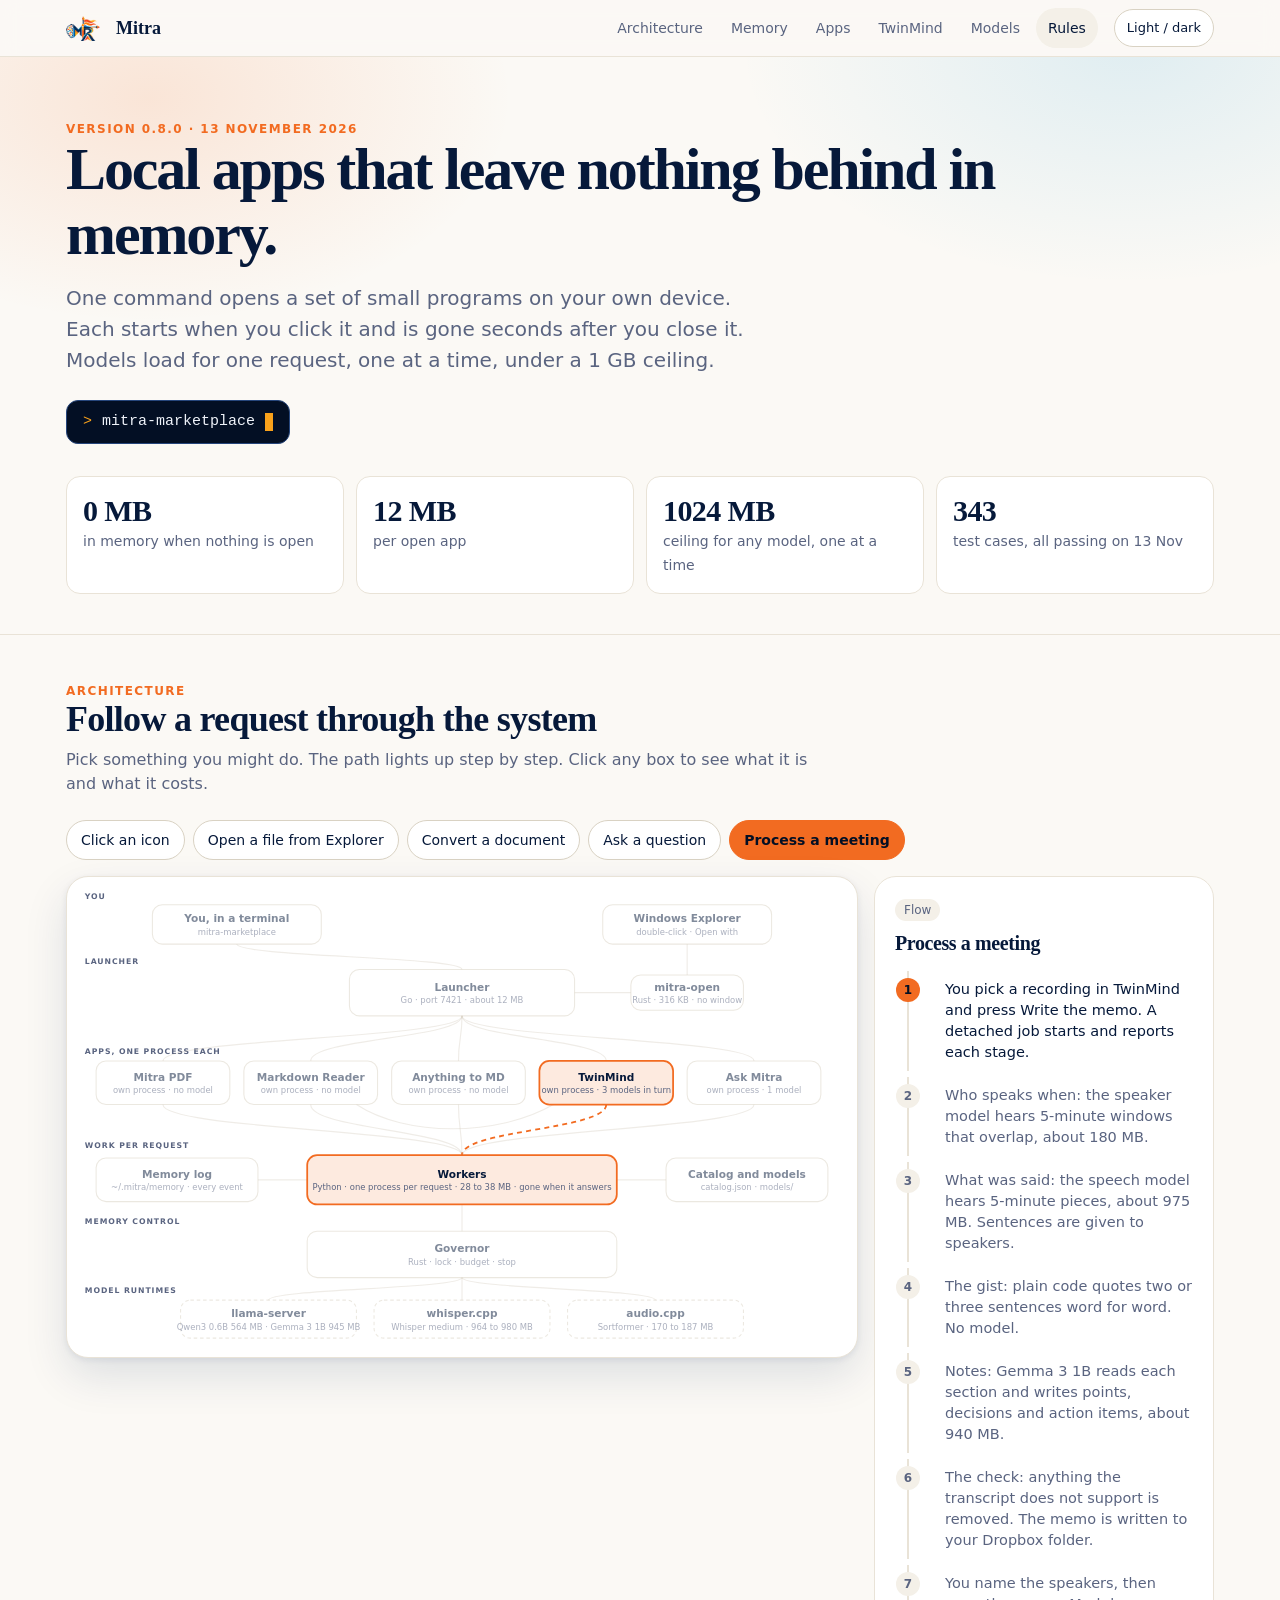
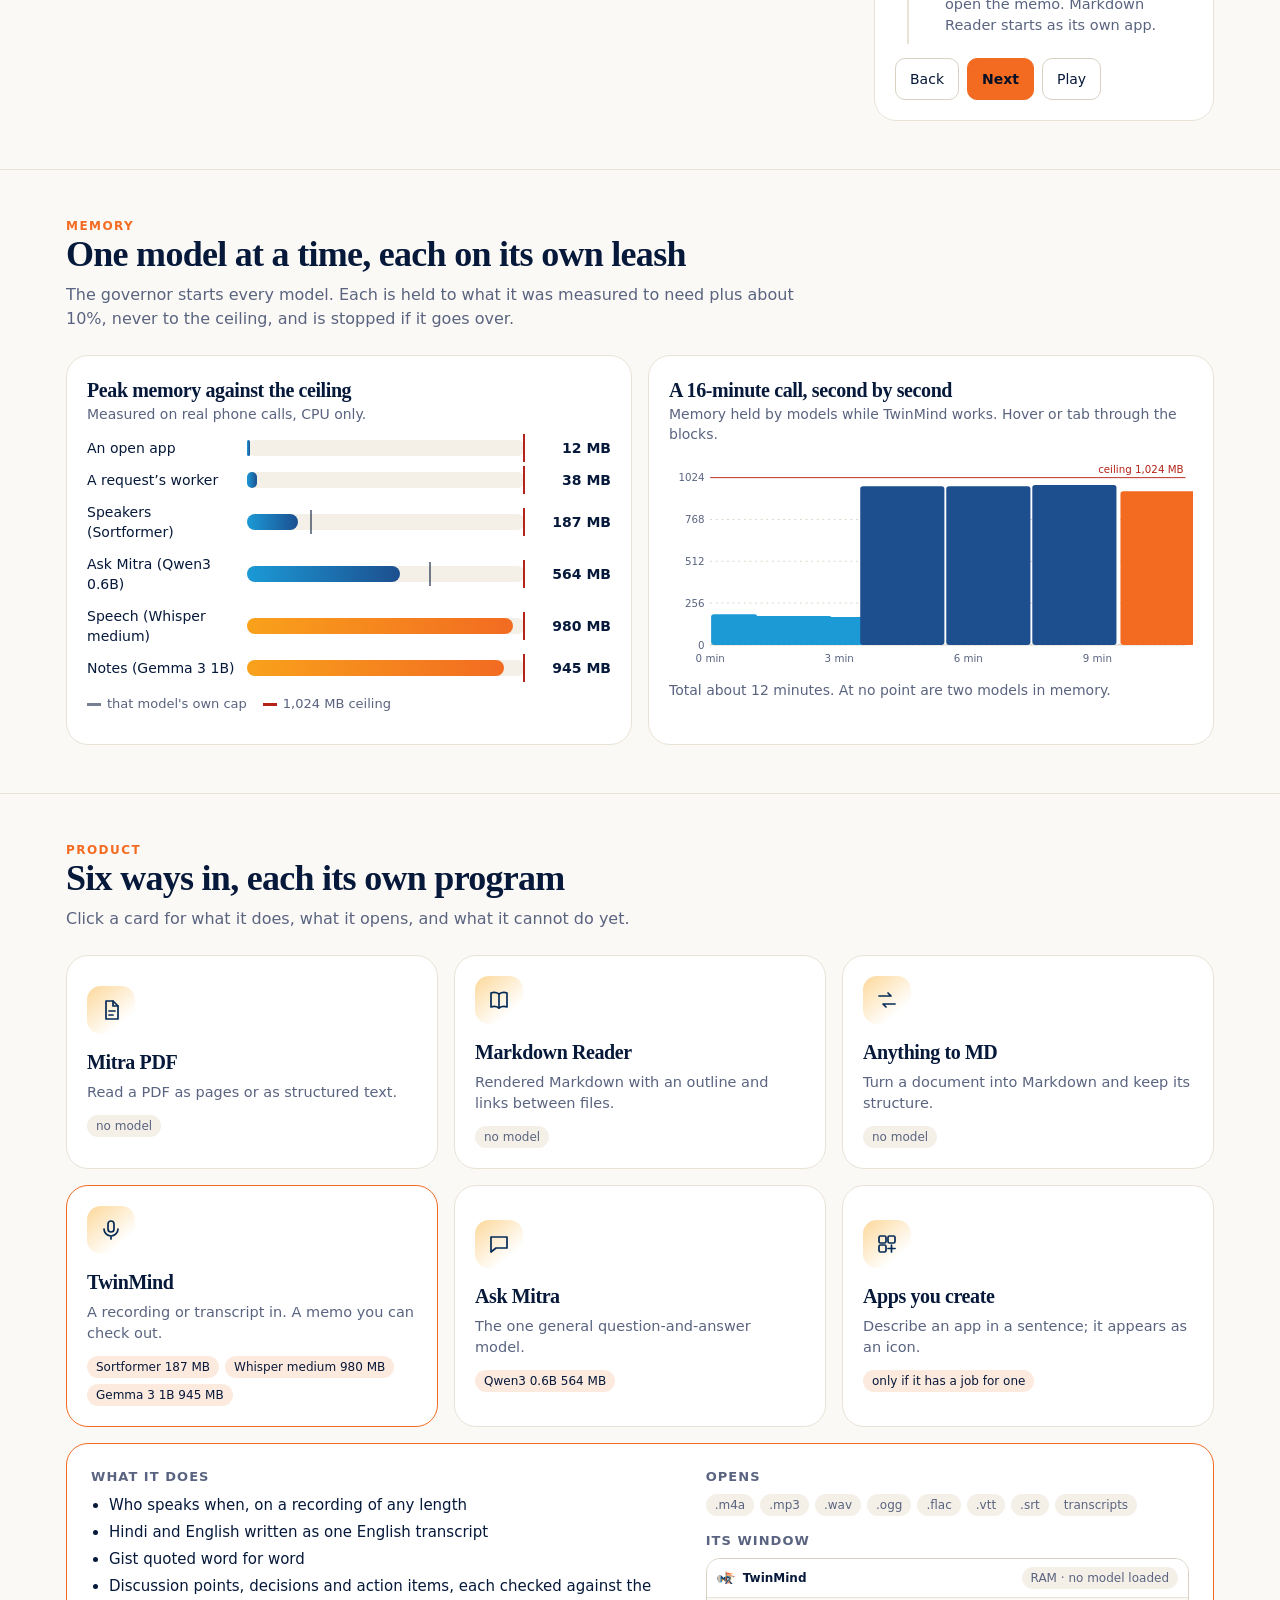
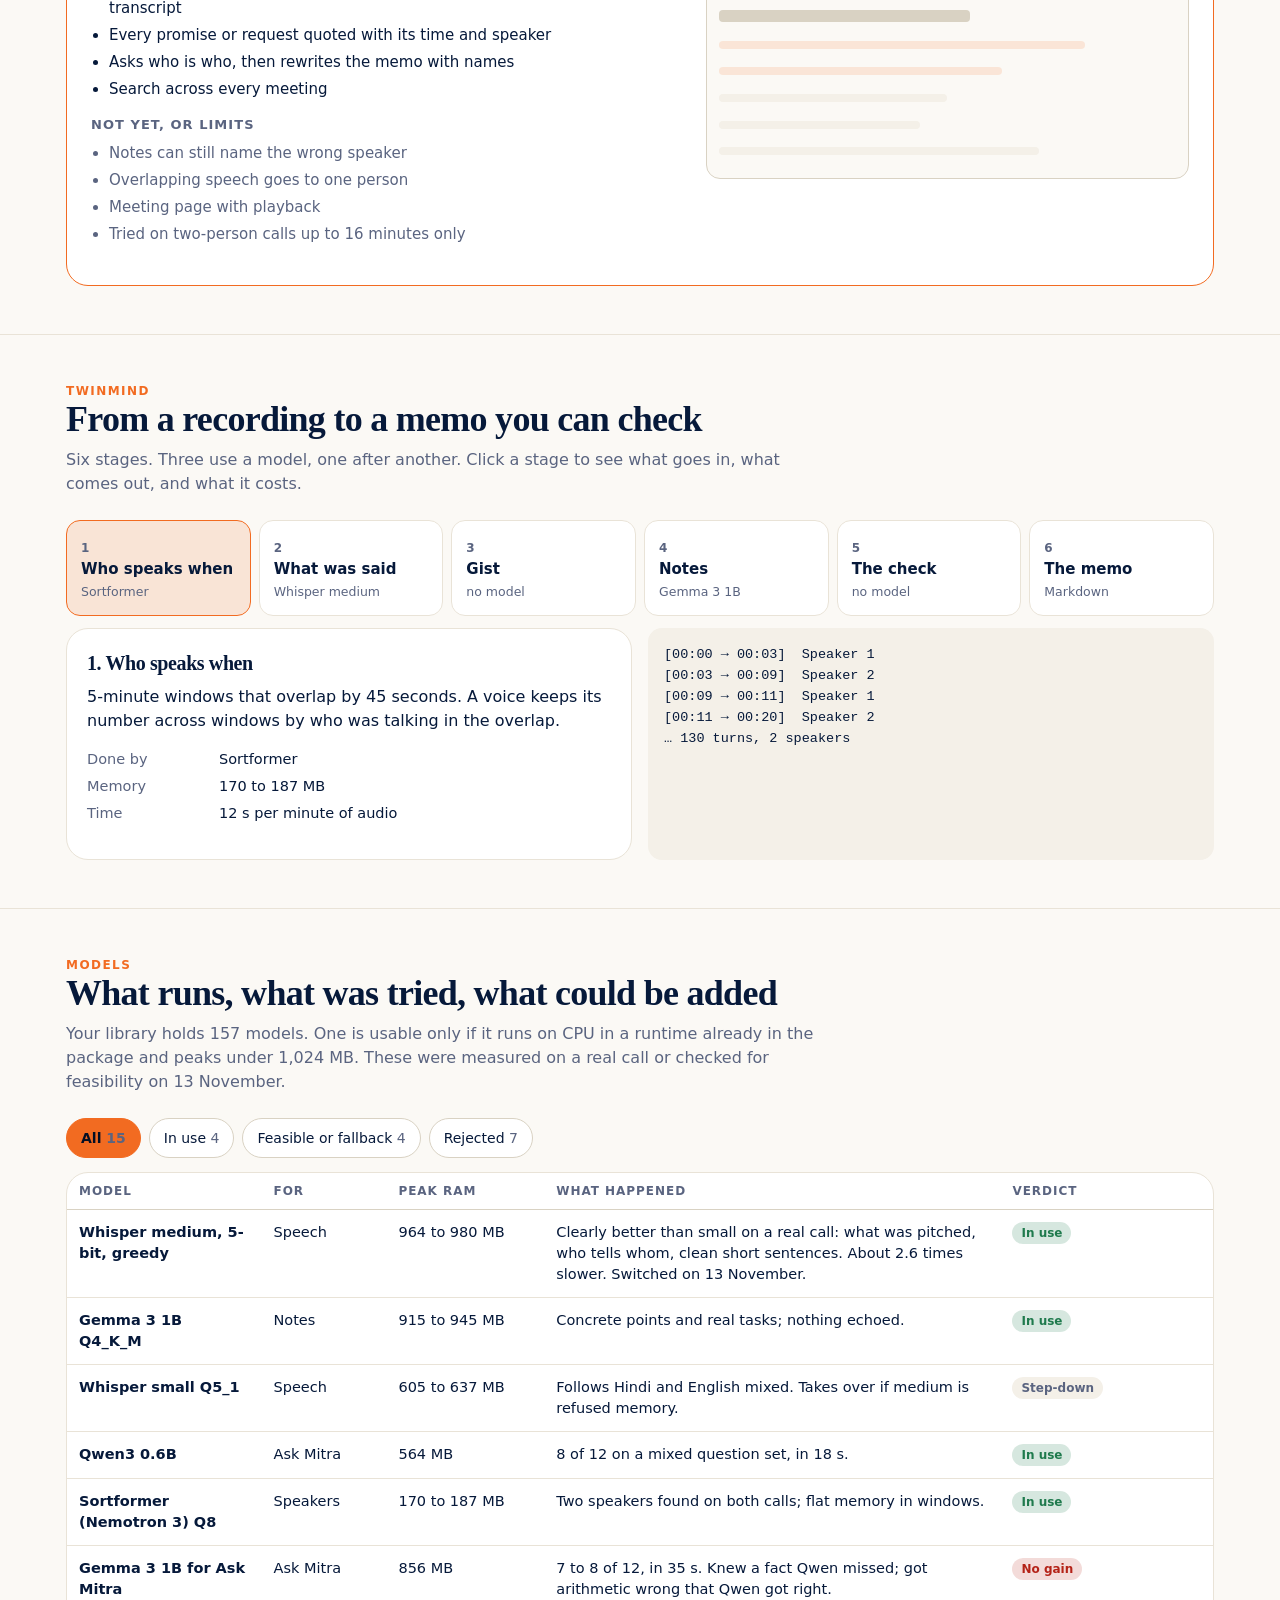
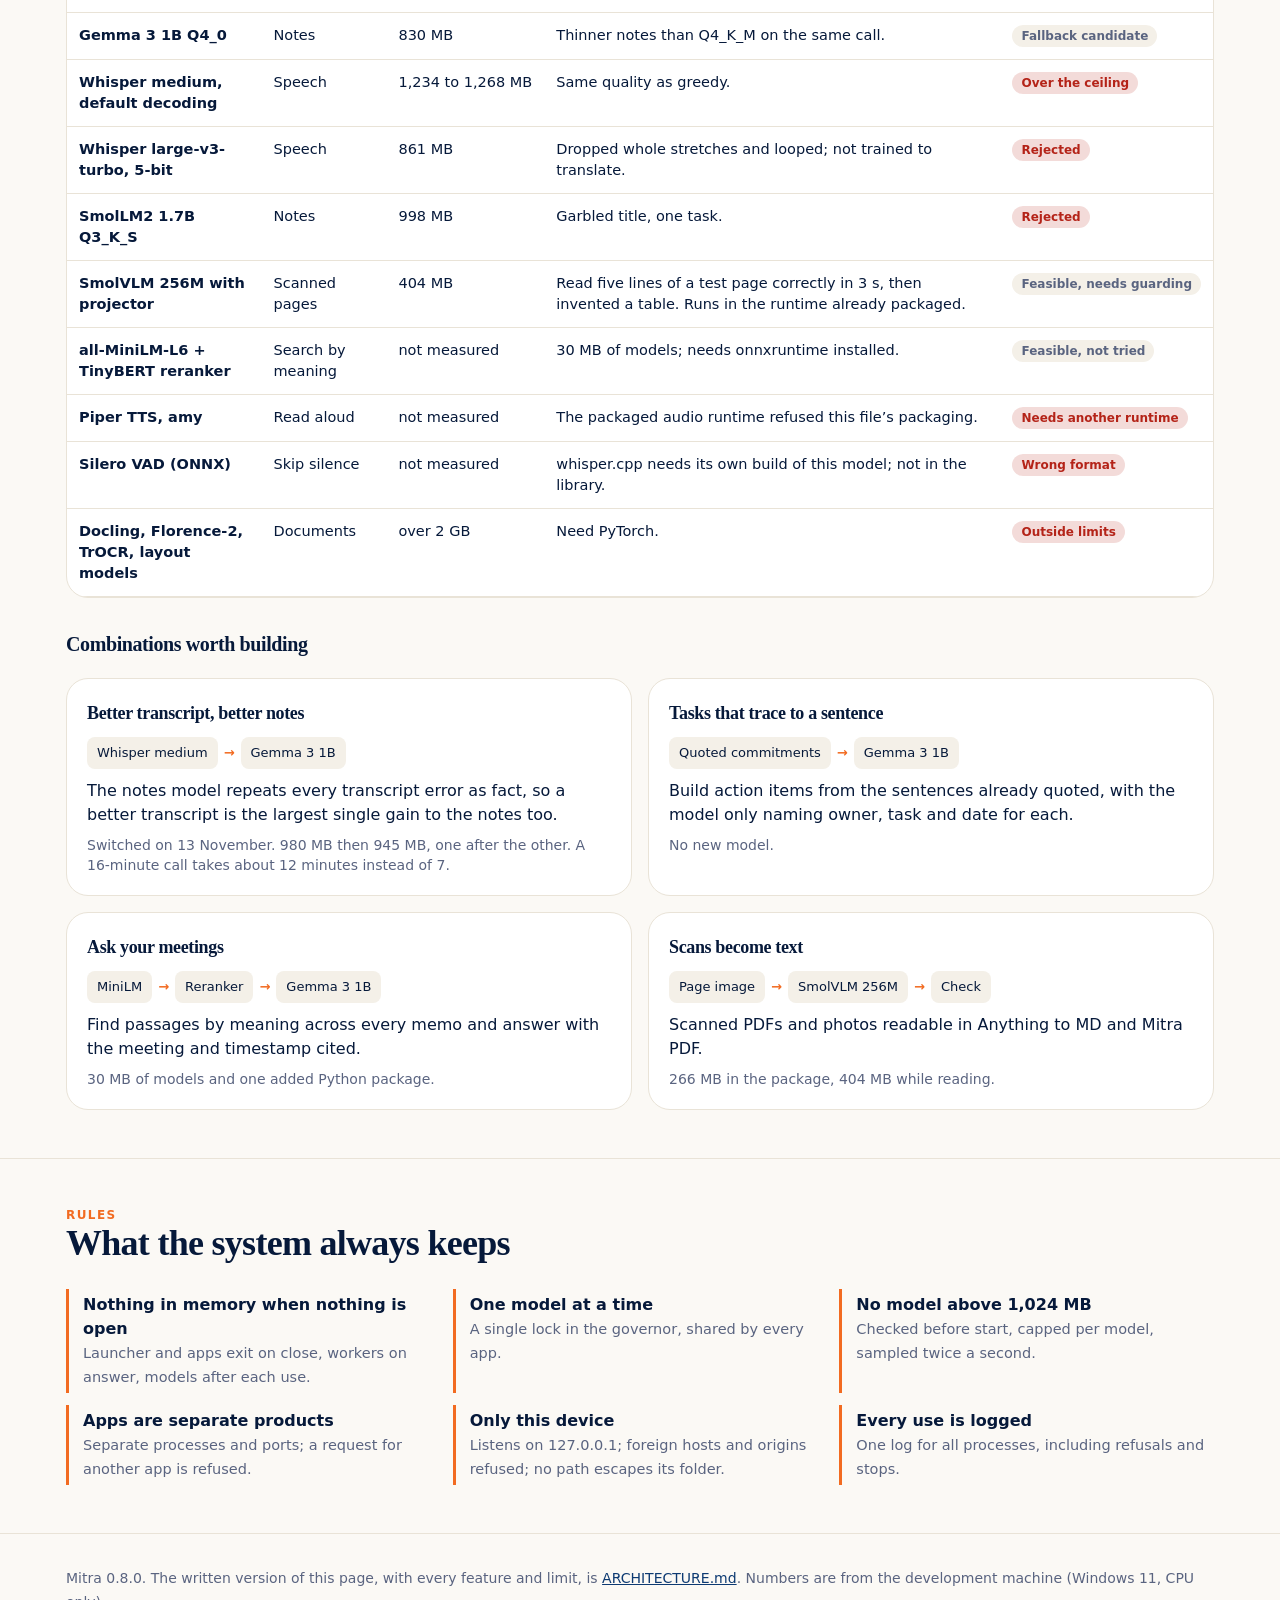
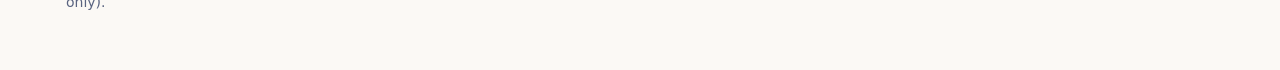
<file: docs/architecture.html>
<!doctype html>
<html lang="en">
<head>
<meta charset="utf-8">
<meta name="viewport" content="width=device-width, initial-scale=1">
<title>Mitra Architecture</title>
<style>
:root {
  --navy-950: #030f24; --navy-900: #06193a; --navy-800: #052b57; --navy-700: #0d3a72; --navy-600: #1d4f8f;
  --saffron-600: #d9520f; --saffron-500: #f26b21; --amber-400: #f9a11b; --amber-200: #fcd89a;
  --sky-500: #1b9ad6; --sky-200: #b9e2f5; --green: #1f7a4d; --red: #b42318;
  --bg: #fbf9f5; --panel: #ffffff; --sunken: #f4f0e8; --ink: #06193a; --muted: #5a6480; --line: #e9e3d7; --line-2: #d9d2c3;
  --node: #ffffff; --node-ink: #06193a; --edge: #c9c1b1; --live: var(--saffron-500); --live-soft: rgba(242,107,33,.14);
  --ok: #1f7a4d; --bad: #b42318; --warn: #96650a; --link: #0d3a72;
  --glow-a: rgba(242,107,33,.14); --glow-b: rgba(27,154,214,.12);
  --logo: url(../web/static/brand/mitra-color.png);
  --serif: "Iowan Old Style", "Palatino Linotype", Palatino, "Book Antiqua", Georgia, serif;
  --sans: "Segoe UI Variable Text", "Segoe UI", system-ui, -apple-system, Roboto, sans-serif;
  --mono: ui-monospace, "Cascadia Code", Menlo, Consolas, monospace;
  --ease: cubic-bezier(.2,.7,.2,1);
  --shadow: 0 2px 6px rgba(5,43,87,.08), 0 18px 44px rgba(5,43,87,.12);
}
@media (prefers-color-scheme: dark) { :root:not([data-theme="light"]) {
  --bg: #030f24; --panel: #0a1d40; --sunken: #0f2750; --ink: #eef2f9; --muted: #9fadc8; --line: #17305c; --line-2: #26467c;
  --node: #0c2248; --node-ink: #eef2f9; --edge: #2a4a80; --live-soft: rgba(242,107,33,.22);
  --ok: #5fd09a; --bad: #ff8a80; --warn: #f5c25b; --link: #8fd0f2;
  --glow-a: rgba(242,107,33,.2); --glow-b: rgba(27,154,214,.18);
  --logo: url(../web/static/brand/mitra-tint.png); --shadow: 0 14px 40px rgba(0,0,0,.5); color-scheme: dark;
} }
:root[data-theme="dark"] {
  --bg: #030f24; --panel: #0a1d40; --sunken: #0f2750; --ink: #eef2f9; --muted: #9fadc8; --line: #17305c; --line-2: #26467c;
  --node: #0c2248; --node-ink: #eef2f9; --edge: #2a4a80; --live-soft: rgba(242,107,33,.22);
  --ok: #5fd09a; --bad: #ff8a80; --warn: #f5c25b; --link: #8fd0f2;
  --glow-a: rgba(242,107,33,.2); --glow-b: rgba(27,154,214,.18);
  --logo: url(../web/static/brand/mitra-tint.png); --shadow: 0 14px 40px rgba(0,0,0,.5); color-scheme: dark;
}
* { box-sizing: border-box; }
html { scroll-behavior: smooth; }
body { margin: 0; background: var(--bg); color: var(--ink); font: 16px/24px var(--sans); -webkit-font-smoothing: antialiased; }
a { color: var(--link); }
h1, h2, h3 { font-family: var(--serif); font-weight: 600; margin: 0; letter-spacing: -.02em; }
h1 { font-size: clamp(34px, 6vw, 60px); line-height: 1.08; letter-spacing: -.035em; }
h2 { font-size: clamp(26px, 3.4vw, 36px); line-height: 1.15; }
h3 { font-size: 20px; line-height: 28px; }
p { margin: 0; }
.wrap { max-width: 1180px; margin: 0 auto; padding: 0 16px; }
.muted { color: var(--muted); } .small { font-size: 14px; line-height: 20px; }
.eyebrow { font: 600 12px/16px var(--sans); letter-spacing: .12em; text-transform: uppercase; color: var(--live); }
button { font: inherit; color: inherit; cursor: pointer; }
:focus-visible { outline: 3px solid var(--amber-400); outline-offset: 2px; border-radius: 6px; }

/* top bar */
.bar { position: sticky; top: 0; z-index: 20; background: color-mix(in srgb, var(--bg) 86%, transparent); backdrop-filter: blur(10px); border-bottom: 1px solid var(--line); }
.bar .wrap { display: flex; align-items: center; gap: 16px; height: 56px; }
.logo { width: 34px; height: 34px; background: var(--logo) center / contain no-repeat; flex: none; }
.bar b { font-family: var(--serif); font-size: 18px; }
.bar nav { display: flex; gap: 4px; margin-left: auto; overflow-x: auto; scrollbar-width: none; }
.bar nav a { padding: 8px 12px; border-radius: 999px; text-decoration: none; color: var(--muted); font-size: 14px; white-space: nowrap; }
.bar nav a:hover, .bar nav a.on { color: var(--ink); background: var(--sunken); }
.theme { border: 1px solid var(--line-2); background: var(--panel); border-radius: 999px; padding: 6px 12px; font-size: 13px; min-height: 36px; flex: none; }

/* hero */
.hero { position: relative; overflow: hidden; padding: 64px 0 40px; }
.hero::before { content: ""; position: absolute; inset: -20% -10% auto -10%; height: 520px; pointer-events: none;
  background: radial-gradient(520px 320px at 18% 30%, var(--glow-a), transparent 70%), radial-gradient(560px 340px at 82% 20%, var(--glow-b), transparent 70%); }
.hero .wrap { position: relative; }
.hero p.lead { font-size: clamp(17px, 2vw, 20px); line-height: 1.55; color: var(--muted); max-width: 720px; margin-top: 16px; }
.term { display: inline-flex; align-items: center; gap: 10px; margin-top: 24px; padding: 10px 16px; border-radius: 12px; background: var(--navy-950); color: #eef2f9; font: 15px/22px var(--mono); border: 1px solid #26467c; }
.term i { color: var(--amber-400); font-style: normal; } .term .cur { width: 8px; height: 18px; background: var(--amber-400); animation: blink 1.1s steps(2) infinite; }
@keyframes blink { 50% { opacity: 0; } }
.stats { display: grid; grid-template-columns: repeat(4, 1fr); gap: 12px; margin-top: 32px; }
.stat { background: var(--panel); border: 1px solid var(--line); border-radius: 14px; padding: 16px; }
.stat b { display: block; font: 600 30px/36px var(--serif); letter-spacing: -.02em; } .stat span { color: var(--muted); font-size: 14px; line-height: 20px; }
@media (max-width: 760px) { .stats { grid-template-columns: repeat(2, 1fr); } }

section { padding: 48px 0; border-top: 1px solid var(--line); scroll-margin-top: 56px; }
section > .wrap > .intro { max-width: 760px; margin-bottom: 24px; } .intro p { color: var(--muted); margin-top: 8px; }

/* flow */
.flows { display: flex; flex-wrap: wrap; gap: 8px; margin-bottom: 16px; }
.chip { border: 1px solid var(--line-2); background: var(--panel); border-radius: 999px; padding: 8px 14px; font-size: 14px; line-height: 20px; min-height: 40px; transition: .18s var(--ease); }
.chip:hover { border-color: var(--live); } .chip[aria-pressed="true"] { background: var(--live); border-color: var(--live); color: #030f24; font-weight: 600; }
.stage { display: grid; grid-template-columns: minmax(0, 1fr) 340px; gap: 16px; align-items: start; }
@media (max-width: 1180px) { .stage { grid-template-columns: 1fr; } }
.canvas { background: var(--panel); border: 1px solid var(--line); border-radius: 22px; padding: 8px; box-shadow: var(--shadow); overflow-x: auto; }
.canvas svg { display: block; width: 100%; min-width: 760px; height: auto; }
.n rect { fill: var(--node); stroke: var(--line-2); stroke-width: 1.5; transition: .25s var(--ease); }
.n text { fill: var(--node-ink); font: 600 15px var(--sans); pointer-events: none; } .n text.sub { fill: var(--muted); font: 400 12px var(--sans); }
.n { cursor: pointer; } .n:hover rect { stroke: var(--sky-500); }
.n.sel rect { stroke: var(--sky-500); stroke-width: 2.5; }
.n.live rect { stroke: var(--live); stroke-width: 2.5; fill: var(--live-soft); }
.n.dim { opacity: .5; } .e.dim { opacity: .3; }
.n.kind-model rect { stroke-dasharray: 5 4; }
.e { fill: none; stroke: var(--edge); stroke-width: 1.6; transition: .25s var(--ease); }
.e.live { stroke: var(--live); stroke-width: 2.6; stroke-dasharray: 7 6; animation: dash 0.9s linear infinite; }
@keyframes dash { to { stroke-dashoffset: -26; } }
.band { fill: var(--muted); font: 600 11px var(--sans); letter-spacing: .12em; }
.side { background: var(--panel); border: 1px solid var(--line); border-radius: 22px; padding: 20px; min-height: 300px; position: sticky; top: 72px; }
@media (max-width: 1180px) { .side { position: static; min-height: 0; } }
.side h3 { margin-bottom: 4px; } .side .tag { display: inline-block; font-size: 12px; line-height: 16px; padding: 3px 9px; border-radius: 999px; background: var(--sunken); color: var(--muted); margin: 0 6px 8px 0; }
.side ul { margin: 12px 0 0; padding-left: 18px; } .side li { margin: 6px 0; font-size: 14.5px; line-height: 21px; }
.steps { list-style: none; margin: 14px 0 0; padding: 0; counter-reset: s; }
.steps li { counter-increment: s; position: relative; padding: 8px 0 8px 36px; font-size: 14.5px; line-height: 21px; color: var(--muted); border-left: 2px solid var(--line); margin-left: 12px; transition: .2s; }
.steps li::before { content: counter(s); position: absolute; left: -13px; top: 7px; width: 24px; height: 24px; border-radius: 50%; display: grid; place-items: center; font: 600 12px var(--sans); background: var(--sunken); color: var(--muted); }
.steps li.on { color: var(--ink); } .steps li.on::before { background: var(--live); color: #030f24; } .steps li.done::before { background: var(--ok); color: #fff; content: "✓"; }
.ctrl { display: flex; gap: 8px; margin-top: 14px; flex-wrap: wrap; }
.btn { border: 1px solid var(--line-2); background: var(--panel); border-radius: 10px; padding: 8px 14px; font-size: 14px; min-height: 40px; }
.btn.primary { background: var(--live); border-color: var(--live); color: #030f24; font-weight: 600; }

/* memory */
.mem { display: grid; grid-template-columns: 1fr 1fr; gap: 16px; } @media (max-width: 900px) { .mem { grid-template-columns: 1fr; } }
.card { background: var(--panel); border: 1px solid var(--line); border-radius: 22px; padding: 20px; }
.meter { margin-top: 14px; display: grid; gap: 12px; }
.row { display: grid; grid-template-columns: 150px 1fr 76px; gap: 10px; align-items: center; font-size: 14px; line-height: 20px; }
@media (max-width: 520px) { .row { grid-template-columns: 1fr 64px; } .row .track { grid-column: 1 / -1; order: 3; } }
.track { position: relative; height: 16px; border-radius: 8px; background: var(--sunken); overflow: visible; }
.fill { position: absolute; inset: 0 auto 0 0; width: 0; border-radius: 8px; background: linear-gradient(90deg, var(--sky-500), var(--navy-600)); transition: width 1.1s var(--ease); }
.fill.hot { background: linear-gradient(90deg, var(--amber-400), var(--saffron-500)); }
.cap { position: absolute; top: -4px; bottom: -4px; width: 2px; background: var(--ink); opacity: .55; }
.ceil { position: absolute; top: -6px; bottom: -6px; right: 0; width: 2px; background: var(--bad); }
.row b { text-align: right; font-variant-numeric: tabular-nums; }
.legend { display: flex; gap: 16px; flex-wrap: wrap; margin-top: 14px; font-size: 13px; color: var(--muted); }
.legend i { display: inline-block; width: 14px; height: 3px; vertical-align: middle; margin-right: 6px; background: var(--ink); opacity: .55; } .legend i.c { background: var(--bad); opacity: 1; }
.tl svg { width: 100%; height: auto; display: block; margin-top: 10px; }
.tl .ax { stroke: var(--line-2); } .tl text { fill: var(--muted); font: 11px var(--sans); }
.tl .seg { transition: opacity .2s; cursor: pointer; } .tl .seg:hover, .tl .seg:focus { opacity: .75; }
.tl .tip { margin-top: 10px; min-height: 44px; font-size: 14px; line-height: 20px; }

/* apps */
.apps { display: grid; grid-template-columns: repeat(3, 1fr); gap: 16px; } @media (max-width: 960px) { .apps { grid-template-columns: repeat(2, 1fr); } } @media (max-width: 600px) { .apps { grid-template-columns: 1fr; } }
.app { text-align: left; background: var(--panel); border: 1px solid var(--line); border-radius: 22px; padding: 20px; transition: transform .2s var(--ease), border-color .2s, box-shadow .2s; display: block; width: 100%; }
.app:hover { transform: translateY(-3px); border-color: var(--line-2); box-shadow: var(--shadow); }
.app[aria-expanded="true"] { border-color: var(--live); }
.glyph { width: 48px; height: 48px; border-radius: 14px; display: grid; place-items: center; background: linear-gradient(140deg, var(--amber-200), #fff 75%); color: var(--navy-800); margin-bottom: 14px; }
:root[data-theme="dark"] .glyph { background: linear-gradient(140deg, #15356b, #0a1d40); color: var(--amber-200); }
@media (prefers-color-scheme: dark) { :root:not([data-theme="light"]) .glyph { background: linear-gradient(140deg, #15356b, #0a1d40); color: var(--amber-200); } }
.glyph svg { width: 24px; height: 24px; fill: none; stroke: currentColor; stroke-width: 1.7; stroke-linecap: round; stroke-linejoin: round; }
.app p { color: var(--muted); font-size: 14.5px; line-height: 21px; margin-top: 6px; }
.pills { display: flex; flex-wrap: wrap; gap: 6px; margin-top: 12px; } .pill { font-size: 12px; line-height: 16px; padding: 3px 9px; border-radius: 999px; background: var(--sunken); color: var(--muted); }
.pill.m { background: var(--live-soft); color: var(--ink); }
.detail { grid-column: 1 / -1; background: var(--panel); border: 1px solid var(--live); border-radius: 22px; padding: 24px; display: grid; grid-template-columns: 1.1fr .9fr; gap: 24px; animation: rise .3s var(--ease); }
@media (max-width: 860px) { .detail { grid-template-columns: 1fr; } }
@keyframes rise { from { opacity: 0; transform: translateY(8px); } }
.detail h4 { margin: 0 0 8px; font: 600 13px/18px var(--sans); letter-spacing: .08em; text-transform: uppercase; color: var(--muted); }
.detail ul { margin: 0 0 16px; padding-left: 18px; } .detail li { margin: 5px 0; font-size: 15px; line-height: 22px; }
.mock { border: 1px solid var(--line-2); border-radius: 14px; overflow: hidden; background: var(--bg); font-size: 12px; line-height: 16px; }
.mock .top { display: flex; align-items: center; gap: 8px; padding: 8px 10px; border-bottom: 1px solid var(--line); background: var(--panel); }
.mock .top .logo { width: 18px; height: 18px; } .mock .body { padding: 12px; display: grid; gap: 8px; min-height: 180px; }
.mock .ln { height: 8px; border-radius: 4px; background: var(--sunken); } .mock .ln.h { height: 12px; width: 55%; background: var(--line-2); } .mock .ln.s { width: 70%; } .mock .ln.a { background: var(--live-soft); width: 40%; }
.mock .cols { display: grid; grid-template-columns: 90px 1fr; gap: 10px; } .mock .cols > div { display: grid; gap: 7px; align-content: start; }

/* pipeline */
.pipe { display: grid; grid-template-columns: repeat(6, 1fr); gap: 8px; } @media (max-width: 900px) { .pipe { grid-template-columns: repeat(3, 1fr); } } @media (max-width: 520px) { .pipe { grid-template-columns: repeat(2, 1fr); } }
.pstep { text-align: left; border: 1px solid var(--line); background: var(--panel); border-radius: 14px; padding: 14px; min-height: 96px; position: relative; transition: .2s var(--ease); }
.pstep .num { font: 600 12px var(--sans); color: var(--muted); } .pstep b { display: block; margin-top: 4px; font-size: 15px; line-height: 20px; } .pstep span { font-size: 12.5px; line-height: 17px; color: var(--muted); display: block; margin-top: 4px; }
.pstep[aria-selected="true"] { border-color: var(--live); background: var(--live-soft); }
.pout { margin-top: 12px; display: grid; grid-template-columns: 1fr 1fr; gap: 16px; } @media (max-width: 860px) { .pout { grid-template-columns: 1fr; } }
.sample { background: var(--sunken); border-radius: 14px; padding: 16px; font: 13.5px/21px var(--mono); white-space: pre-wrap; overflow-wrap: anywhere; }
.sample mark { background: var(--live-soft); color: inherit; border-radius: 3px; padding: 0 2px; } .sample s { color: var(--bad); }
.kv { display: grid; grid-template-columns: 120px 1fr; gap: 6px 12px; font-size: 14.5px; line-height: 21px; } .kv dt { color: var(--muted); } .kv dd { margin: 0; }

/* models */
.filters { display: flex; flex-wrap: wrap; gap: 8px; margin-bottom: 14px; }
table { width: 100%; border-collapse: collapse; font-size: 14.5px; line-height: 21px; }
th { text-align: left; font: 600 12px/16px var(--sans); letter-spacing: .08em; text-transform: uppercase; color: var(--muted); padding: 10px 12px; border-bottom: 1px solid var(--line-2); white-space: nowrap; }
td { padding: 12px; border-bottom: 1px solid var(--line); vertical-align: top; } td.num { font-variant-numeric: tabular-nums; white-space: nowrap; }
.tablewrap { overflow-x: auto; background: var(--panel); border: 1px solid var(--line); border-radius: 22px; }
.v { display: inline-block; font-size: 12px; line-height: 16px; font-weight: 600; padding: 3px 9px; border-radius: 999px; white-space: nowrap; }
.v.use { background: color-mix(in srgb, var(--ok) 18%, transparent); color: var(--ok); } .v.best { background: var(--live); color: #030f24; }
.v.no { background: color-mix(in srgb, var(--bad) 16%, transparent); color: var(--bad); } .v.maybe { background: var(--sunken); color: var(--muted); }
.combo { display: grid; grid-template-columns: repeat(2, 1fr); gap: 16px; margin-top: 20px; } @media (max-width: 800px) { .combo { grid-template-columns: 1fr; } }
.combo .card h3 { font-size: 18px; } .chain { display: flex; flex-wrap: wrap; align-items: center; gap: 6px; margin: 10px 0; font-size: 13px; }
.chain span { padding: 4px 10px; border-radius: 8px; background: var(--sunken); } .chain i { color: var(--live); font-style: normal; font-weight: 700; }

/* rules */
.rules { display: grid; grid-template-columns: repeat(3, 1fr); gap: 12px; } @media (max-width: 900px) { .rules { grid-template-columns: repeat(2, 1fr); } } @media (max-width: 560px) { .rules { grid-template-columns: 1fr; } }
.rule { border-left: 3px solid var(--live); padding: 4px 0 4px 14px; } .rule b { display: block; } .rule span { color: var(--muted); font-size: 14.5px; line-height: 21px; }
footer { padding: 32px 0 56px; border-top: 1px solid var(--line); color: var(--muted); font-size: 14px; }
@media (prefers-reduced-motion: reduce) { * { animation: none !important; transition: none !important; } html { scroll-behavior: auto; } }
</style>
</head>
<body>
<header class="bar"><div class="wrap">
  <span class="logo" role="img" aria-label="Mitra"></span><b>Mitra</b>
  <nav aria-label="Sections"><a href="#flow">Architecture</a><a href="#memory">Memory</a><a href="#apps">Apps</a><a href="#pipeline">TwinMind</a><a href="#models">Models</a><a href="#rules">Rules</a></nav>
  <button class="theme" id="theme" aria-label="Switch between light and dark">Light / dark</button>
</div></header>

<div class="hero"><div class="wrap">
  <div class="eyebrow">Version 0.8.0 · 13 November 2026</div>
  <h1>Local apps that leave nothing behind in memory.</h1>
  <p class="lead">One command opens a set of small programs on your own device. Each starts when you click it and is gone seconds after you close it. Models load for one request, one at a time, under a 1 GB ceiling.</p>
  <div class="term"><i>&gt;</i> mitra-marketplace <span class="cur"></span></div>
  <div class="stats">
    <div class="stat"><b data-count="0" data-suffix=" MB">0 MB</b><span>in memory when nothing is open</span></div>
    <div class="stat"><b data-count="12" data-suffix=" MB">12 MB</b><span>per open app</span></div>
    <div class="stat"><b data-count="1024" data-suffix=" MB">1024 MB</b><span>ceiling for any model, one at a time</span></div>
    <div class="stat"><b data-count="343" data-suffix="">343</b><span>test cases, all passing on 13 Nov</span></div>
  </div>
</div></div>

<section id="flow"><div class="wrap">
  <div class="intro"><div class="eyebrow">Architecture</div><h2>Follow a request through the system</h2>
  <p>Pick something you might do. The path lights up step by step. Click any box to see what it is and what it costs.</p></div>
  <div class="flows" id="flows" role="group" aria-label="Flows"></div>
  <div class="stage">
    <div class="canvas"><svg id="map" viewBox="0 0 1100 660" role="img" aria-label="Architecture diagram: launcher, app processes, workers, governor, model runtimes"></svg></div>
    <aside class="side" id="side" aria-live="polite"></aside>
  </div>
</div></section>

<section id="memory"><div class="wrap">
  <div class="intro"><div class="eyebrow">Memory</div><h2>One model at a time, each on its own leash</h2>
  <p>The governor starts every model. Each is held to what it was measured to need plus about 10%, never to the ceiling, and is stopped if it goes over.</p></div>
  <div class="mem">
    <div class="card"><h3>Peak memory against the ceiling</h3><p class="muted small">Measured on real phone calls, CPU only.</p>
      <div class="meter" id="meter"></div>
      <div class="legend"><span><i></i>that model's own cap</span><span><i class="c"></i>1,024 MB ceiling</span></div></div>
    <div class="card tl"><h3>A 16-minute call, second by second</h3><p class="muted small">Memory held by models while TwinMind works. Hover or tab through the blocks.</p>
      <div id="timeline"></div><div class="tip" id="tip"></div></div>
  </div>
</div></section>

<section id="apps"><div class="wrap">
  <div class="intro"><div class="eyebrow">Product</div><h2>Six ways in, each its own program</h2>
  <p>Click a card for what it does, what it opens, and what it cannot do yet.</p></div>
  <div class="apps" id="applist"></div>
</div></section>

<section id="pipeline"><div class="wrap">
  <div class="intro"><div class="eyebrow">TwinMind</div><h2>From a recording to a memo you can check</h2>
  <p>Six stages. Three use a model, one after another. Click a stage to see what goes in, what comes out, and what it costs.</p></div>
  <div class="pipe" id="pipe" role="tablist" aria-label="Pipeline stages"></div>
  <div class="pout"><div class="card" id="pinfo"></div><div class="sample" id="psample" aria-live="polite"></div></div>
</div></section>

<section id="models"><div class="wrap">
  <div class="intro"><div class="eyebrow">Models</div><h2>What runs, what was tried, what could be added</h2>
  <p>Your library holds 157 models. One is usable only if it runs on CPU in a runtime already in the package and peaks under 1,024 MB. These were measured on a real call or checked for feasibility on 13 November.</p></div>
  <div class="filters" id="filters" role="group" aria-label="Filter models"></div>
  <div class="tablewrap"><table><thead><tr><th>Model</th><th>For</th><th>Peak RAM</th><th>What happened</th><th>Verdict</th></tr></thead><tbody id="mrows"></tbody></table></div>
  <h3 style="margin-top:32px">Combinations worth building</h3>
  <div class="combo" id="combos"></div>
</div></section>

<section id="rules"><div class="wrap">
  <div class="intro"><div class="eyebrow">Rules</div><h2>What the system always keeps</h2></div>
  <div class="rules" id="rulelist"></div>
</div></section>

<footer><div class="wrap">Mitra 0.8.0. The written version of this page, with every feature and limit, is <a href="ARCHITECTURE.md">ARCHITECTURE.md</a>. Numbers are from the development machine (Windows 11, CPU only).</div></footer>

<script>
const $ = (s, r = document) => r.querySelector(s), $$ = (s, r = document) => [...r.querySelectorAll(s)];
const esc = (s) => String(s).replace(/[&<>"]/g, (c) => ({ '&': '&amp;', '<': '&lt;', '>': '&gt;', '"': '&quot;' }[c]));
const still = matchMedia('(prefers-reduced-motion: reduce)').matches;

// ---- theme ---------------------------------------------------------------------------------
$('#theme').onclick = () => {
  const dark = document.documentElement.dataset.theme ? document.documentElement.dataset.theme === 'dark' : matchMedia('(prefers-color-scheme: dark)').matches;
  document.documentElement.dataset.theme = dark ? 'light' : 'dark';
  try { localStorage.setItem('mitra-doc-theme', document.documentElement.dataset.theme); } catch (e) {}
};
try { const t = localStorage.getItem('mitra-doc-theme'); if (t) document.documentElement.dataset.theme = t; } catch (e) {}

// ---- counters ------------------------------------------------------------------------------
$$('[data-count]').forEach((el) => {
  const to = +el.dataset.count, suf = el.dataset.suffix || '';
  if (still || !to) return;
  const t0 = performance.now();
  const tick = (t) => { const k = Math.min(1, (t - t0) / 900); el.textContent = Math.round(to * (1 - Math.pow(1 - k, 3))) + suf; if (k < 1) requestAnimationFrame(tick); };
  requestAnimationFrame(tick);
});

// ---- architecture map ----------------------------------------------------------------------
const N = {
  you:      { x: 110, y: 28,  w: 240, h: 56, t: 'You, in a terminal', s: 'mitra-marketplace', kind: 'Person',
              d: 'Typing the command starts the launcher and opens the welcome screen. The same command has sub-commands: open, apps, stop, status, models, test, push, update.', f: ['Works from any terminal: bin is on the PATH', 'mitra-marketplace open twinmind call.m4a starts one app on one file'] },
  explorer: { x: 750, y: 28,  w: 240, h: 56, t: 'Windows Explorer', s: 'double-click · Open with', kind: 'Person',
              d: 'After mitra-marketplace register, each app is offered for its file types under "Open with" and in Default apps, and has a Start menu entry.', f: ['Writes only to your own user settings', 'Never sets a default itself; Windows lets only you do that', 'mitra-marketplace unregister undoes it'] },
  opener:   { x: 790, y: 128, w: 160, h: 50, t: 'mitra-open', s: 'Rust · 316 KB · no window', kind: 'Rust',
              d: 'A tiny windowless program Windows runs when you open a file. It starts the right app on that file without a console window flashing.', f: ['One copy per app in ~/.mitra/handlers', 'Exits as soon as the app has started'] },
  launcher: { x: 390, y: 120, w: 320, h: 66, t: 'Launcher', s: 'Go · port 7421 · about 12 MB', kind: 'Go',
              d: 'The welcome screen, the icon grid, and the Create, Memory and System pages. It has no abilities of its own: it cannot convert a file or ask a model. It starts apps and shows state.', f: ['Answers 409 to convert, ask, upload and any app’s routes', 'A file dropped on it goes to the app that opens that type', 'Exits when its window closes and nothing is open'] },
  pdf:      { x: 30,  y: 250, w: 190, h: 62, t: 'Mitra PDF', s: 'own process · no model', kind: 'App' },
  md:       { x: 240, y: 250, w: 190, h: 62, t: 'Markdown Reader', s: 'own process · no model', kind: 'App' },
  tomd:     { x: 450, y: 250, w: 190, h: 62, t: 'Anything to MD', s: 'own process · no model', kind: 'App' },
  twin:     { x: 660, y: 250, w: 190, h: 62, t: 'TwinMind', s: 'own process · 3 models in turn', kind: 'App' },
  ask:      { x: 870, y: 250, w: 190, h: 62, t: 'Ask Mitra', s: 'own process · 1 model', kind: 'App' },
  log:      { x: 30,  y: 388, w: 230, h: 62, t: 'Memory log', s: '~/.mitra/memory · every event', kind: 'Store',
              d: 'One line per event from every process: app starts and exits, files opened, actions, each request with its memory, each model run with its peak and cap, every refusal and stop.', f: ['Weekly, biweekly and monthly reports', 'Prune rolls up and archives old days', 'Never leaves the device'] },
  worker:   { x: 330, y: 384, w: 440, h: 70, t: 'Workers', s: 'Python · one process per request · 28 to 38 MB · gone when it answers', kind: 'Python',
              d: 'All the logic: conversion, the meeting pipeline, grounding, memory reports, the app builder. A fresh process for each request that exits when it returns, so nothing accumulates.', f: ['convert.py keeps a document’s own structure', 'models.py picks a model and starts it under the governor', 'grounding.py checks every note against the transcript', 'Standard library only, so it installs on Termux'] },
  catalog:  { x: 840, y: 388, w: 230, h: 62, t: 'Catalog and models', s: 'catalog.json · models/', kind: 'Store',
              d: 'Apps ask for capabilities, never model names. The catalog lists candidates for each, best first, with measured memory. The first one on this device that fits the ceiling is used.', f: ['assistant · meeting-notes · transcription · diarization', 'Models are copied into the package, so it runs with the library unplugged', '1,820 MB of models in the package'] },
  gov:      { x: 330, y: 492, w: 440, h: 66, t: 'Governor', s: 'Rust · lock · budget · stop', kind: 'Rust',
              d: 'Every model process is started here. One model at a time across all apps. Each is held to its own measured need plus about 10% and sampled twice a second.', f: ['Refuses a model that would not fit, before it starts', 'Stops a model that goes over its cap', 'A stopped audio model gets one more run, held to the ceiling', 'Runs models below normal priority'] },
  llama:    { x: 150, y: 590, w: 250, h: 54, t: 'llama-server', s: 'Qwen3 0.6B 564 MB · Gemma 3 1B 945 MB', kind: 'Model',
              d: 'Language models. Qwen3 0.6B answers general questions in Ask Mitra. Gemma 3 1B writes meeting notes, with Qwen as fallback if memory is refused.', f: ['CPU only, 1,536-token context, 8-bit context cache', 'Weight repacking off: saved 200 MB on Qwen'] },
  whisper:  { x: 425, y: 590, w: 250, h: 54, t: 'whisper.cpp', s: 'Whisper medium · 964 to 980 MB', kind: 'Model',
              d: 'Speech to text. Hears a recording in 5-minute pieces cut in pauses, with word timings. Whatever is spoken comes out in English.', f: ['99 languages; follows Hindi and English mixed', 'Greedy decoding keeps it under the ceiling', 'About 25 seconds per minute of audio', 'Whisper small (637 MB) takes over if memory is refused'] },
  audio:    { x: 700, y: 590, w: 250, h: 54, t: 'audio.cpp', s: 'Sortformer · 170 to 187 MB', kind: 'Model',
              d: 'Who speaks when. Heard in overlapping 5-minute windows; a voice keeps its number across windows by who was talking in the overlap.', f: ['Up to eight speakers', 'About 12 seconds per minute of audio', 'Reserves 3.2 GB of virtual memory at start, uses about 180 MB'] },
};
const APPINFO = {
  pdf:  { d: 'Reads PDFs. Page view is the browser’s own viewer; text view is the document as structured text.', f: ['Opens .pdf', 'Send to Anything to MD', 'Not built: search, outline, read aloud, scanned pages'] },
  md:   { d: 'Renders Markdown with an outline, a source toggle and links between files.', f: ['Opens .md .markdown .txt', 'TwinMind’s search opens a memo at the matching line'] },
  tomd: { d: 'Turns a document into Markdown and keeps its own headings, lists, tables, emphasis and links.', f: ['Word, PowerPoint, Excel, HTML, EPUB, RTF, ODT, CSV, notebooks, code', 'Preview, then save beside the source', 'Not handled: tables inside PDFs, scans'] },
  twin: { d: 'A recording or transcript in, a memo out: gist, discussion points, action items, quoted commitments and the transcript with speakers.', f: ['Three models, one after another', 'A 16-minute call takes about 12 minutes', 'Asks who is who, then rewrites the memo with names', 'Search across every meeting'] },
  ask:  { d: 'The one general question-and-answer model.', f: ['Qwen3 0.6B, 564 MB while it answers', 'Keeps the thread of a conversation', 'Model is unloaded after every answer'] },
};
Object.entries(APPINFO).forEach(([k, v]) => Object.assign(N[k], v));
const E = [['you', 'launcher'], ['explorer', 'opener'], ['opener', 'launcher'], ['launcher', 'pdf'], ['launcher', 'md'], ['launcher', 'tomd'], ['launcher', 'twin'], ['launcher', 'ask'],
  ['pdf', 'worker'], ['md', 'worker'], ['tomd', 'worker'], ['twin', 'worker'], ['ask', 'worker'], ['worker', 'log'], ['worker', 'catalog'], ['worker', 'gov'], ['gov', 'llama'], ['gov', 'whisper'], ['gov', 'audio'], ['twin', 'md']];
const FLOWS = [
  { id: 'open', name: 'Click an icon', steps: [
    [['you', 'launcher'], 'You type the command. The launcher starts and shows the welcome screen, then your apps as icons.'],
    [['launcher', 'tomd'], 'You click Anything to MD. The launcher starts that app’s own process on a free port (about 110 ms) and opens it as a bare window.'],
    [['tomd', 'worker', 'log'], 'The window opens. Its start and how it was opened are written to the memory log.'],
    [['tomd'], 'You close the window. Five seconds later the process ends. Nothing of it remains in memory.']] },
  { id: 'file', name: 'Open a file from Explorer', steps: [
    [['explorer'], 'You double-click a PDF, or right-click and choose Open with.'],
    [['explorer', 'opener'], 'Windows runs the small windowless handler registered for that type.'],
    [['opener', 'launcher', 'pdf'], 'The handler starts Mitra PDF on that file. No console window appears.'],
    [['pdf', 'worker', 'log'], 'The app shows the pages. The file open is logged, so it appears under recent files next time.']] },
  { id: 'convert', name: 'Convert a document', steps: [
    [['tomd'], 'You drop a Word file on Anything to MD.'],
    [['tomd', 'worker'], 'The app asks for a conversion. One Python process starts, about 30 MB.'],
    [['worker'], 'It reads styles, numbering and tables, and writes Markdown that keeps the heading levels, lists, emphasis and links.'],
    [['worker', 'log', 'tomd'], 'The answer comes back in under a second. The worker exits. No model was involved.']] },
  { id: 'ask', name: 'Ask a question', steps: [
    [['ask', 'worker'], 'You ask Ask Mitra something. A worker starts.'],
    [['worker', 'catalog'], 'It asks for the "assistant" capability. The catalog gives the first candidate that fits: Qwen3 0.6B.'],
    [['worker', 'gov'], 'The governor takes the lock, checks free memory, and starts the model with a cap of 670 MB.'],
    [['gov', 'llama'], 'The model loads and answers, peaking at 564 MB.'],
    [['llama', 'gov', 'worker', 'log', 'ask'], 'The model is stopped and the lock released. Peak, cap and seconds are logged. The RAM pill returns to "no model loaded".']] },
  { id: 'meet', name: 'Process a meeting', steps: [
    [['twin', 'worker'], 'You pick a recording in TwinMind and press Write the memo. A detached job starts and reports each stage.'],
    [['worker', 'gov', 'audio'], 'Who speaks when: the speaker model hears 5-minute windows that overlap, about 180 MB.'],
    [['worker', 'gov', 'whisper'], 'What was said: the speech model hears 5-minute pieces, about 975 MB. Sentences are given to speakers.'],
    [['worker'], 'The gist: plain code quotes two or three sentences word for word. No model.'],
    [['worker', 'gov', 'llama'], 'Notes: Gemma 3 1B reads each section and writes points, decisions and action items, about 940 MB.'],
    [['worker', 'log'], 'The check: anything the transcript does not support is removed. The memo is written to your Dropbox folder.'],
    [['twin', 'md'], 'You name the speakers, then open the memo. Markdown Reader starts as its own app.']] },
];
const svg = $('#map'), NS = 'http://www.w3.org/2000/svg';
const el = (tag, attrs = {}, text) => { const e = document.createElementNS(NS, tag); for (const k in attrs) e.setAttribute(k, attrs[k]); if (text != null) e.textContent = text; return e; };
[['YOU', 20], ['LAUNCHER', 112], ['APPS, ONE PROCESS EACH', 240], ['WORK PER REQUEST', 374], ['MEMORY CONTROL', 482], ['MODEL RUNTIMES', 580]].forEach(([t, y]) => svg.append(el('text', { x: 14, y, class: 'band' }, t)));
E.forEach(([a, b]) => {
  const A = N[a], B = N[b]; let d;
  if (a === 'twin' && b === 'md') d = `M${A.x + 20} ${A.y + A.h} C ${A.x - 60} ${A.y + A.h + 46}, ${B.x + B.w + 40} ${B.y + B.h + 46}, ${B.x + B.w - 30} ${B.y + B.h}`;
  else if (Math.abs(A.y - B.y) < 30) { const l = A.x < B.x ? [A.x + A.w, B.x] : [A.x, B.x + B.w]; d = `M${l[0]} ${A.y + A.h / 2} L ${l[1]} ${B.y + B.h / 2}`; }
  else { const x1 = A.x + A.w / 2, y1 = A.y < B.y ? A.y + A.h : A.y, x2 = B.x + B.w / 2, y2 = A.y < B.y ? B.y : B.y + B.h, m = (y1 + y2) / 2; d = `M${x1} ${y1} C ${x1} ${m}, ${x2} ${m}, ${x2} ${y2}`; }
  svg.append(el('path', { d, class: 'e', 'data-a': a, 'data-b': b }));
});
Object.entries(N).forEach(([id, n]) => {
  const g = el('g', { class: 'n kind-' + n.kind.toLowerCase(), 'data-id': id, tabindex: 0, role: 'button', 'aria-label': n.t + '. ' + n.s });
  g.append(el('rect', { x: n.x, y: n.y, width: n.w, height: n.h, rx: 14 }));
  g.append(el('text', { x: n.x + n.w / 2, y: n.y + n.h / 2 - 3, 'text-anchor': 'middle' }, n.t));
  g.append(el('text', { x: n.x + n.w / 2, y: n.y + n.h / 2 + 15, 'text-anchor': 'middle', class: 'sub' }, n.s));
  g.onclick = () => showNode(id); g.onkeydown = (e) => { if (e.key === 'Enter' || e.key === ' ') { e.preventDefault(); showNode(id); } };
  svg.append(g);
});
let flow = null, step = 0, timer = null;
function paint(ids, sel) {
  $$('.n', svg).forEach((g) => { const on = ids && ids.includes(g.dataset.id); g.classList.toggle('live', !!on); g.classList.toggle('dim', !!ids && !on); g.classList.toggle('sel', g.dataset.id === sel); });
  $$('.e', svg).forEach((p) => { const on = ids && ids.includes(p.dataset.a) && ids.includes(p.dataset.b) && (Math.abs(ids.indexOf(p.dataset.a) - ids.indexOf(p.dataset.b)) === 1 || ids.length === 2); p.classList.toggle('live', !!on); p.classList.toggle('dim', !!ids && !on); });
}
function showNode(id) {
  stop(); flow = null; $$('#flows .chip').forEach((c) => c.setAttribute('aria-pressed', 'false'));
  const n = N[id]; paint(null, id);
  $('#side').innerHTML = `<span class="tag">${esc(n.kind)}</span><h3>${esc(n.t)}</h3><p class="muted small">${esc(n.s)}</p><p style="margin-top:12px">${esc(n.d)}</p><ul>${(n.f || []).map((x) => `<li>${esc(x)}</li>`).join('')}</ul>`;
}
function stop() { clearInterval(timer); timer = null; }
function drawFlow() {
  const f = flow;
  $('#side').innerHTML = `<span class="tag">Flow</span><h3>${esc(f.name)}</h3><ol class="steps">${f.steps.map((s, i) => `<li class="${i === step ? 'on' : i < step ? 'done' : ''}">${esc(s[1])}</li>`).join('')}</ol>
    <div class="ctrl"><button class="btn" id="prev" ${step === 0 ? 'disabled' : ''}>Back</button><button class="btn primary" id="next">${step === f.steps.length - 1 ? 'Replay' : 'Next'}</button><button class="btn" id="auto">${timer ? 'Pause' : 'Play'}</button></div>`;
  paint(f.steps[step][0]);
  $('#prev').onclick = () => { stop(); step = Math.max(0, step - 1); drawFlow(); };
  $('#next').onclick = () => { stop(); step = step === f.steps.length - 1 ? 0 : step + 1; drawFlow(); };
  $('#auto').onclick = () => { if (timer) { stop(); drawFlow(); } else play(); };
}
function play() { stop(); timer = setInterval(() => { if (step === flow.steps.length - 1) { stop(); drawFlow(); return; } step++; drawFlow(); }, 2600); drawFlow(); }
FLOWS.forEach((f) => {
  const b = document.createElement('button'); b.className = 'chip'; b.textContent = f.name; b.setAttribute('aria-pressed', 'false');
  b.onclick = () => { $$('#flows .chip').forEach((c) => c.setAttribute('aria-pressed', c === b ? 'true' : 'false')); flow = f; step = 0; still ? drawFlow() : play(); };
  $('#flows').append(b);
});
$('#flows .chip:last-child').click(); stop(); drawFlow();

// ---- memory meter --------------------------------------------------------------------------
const CEIL = 1024;
const METER = [['An open app', 12, null], ['A request’s worker', 38, null], ['Speakers (Sortformer)', 187, 230], ['Ask Mitra (Qwen3 0.6B)', 564, 670], ['Speech (Whisper medium)', 980, 1024], ['Notes (Gemma 3 1B)', 945, 1024]];
$('#meter').innerHTML = METER.map(([n, mb, cap]) => `<div class="row"><span>${esc(n)}</span><div class="track"><div class="fill ${mb > 800 ? 'hot' : ''}" data-w="${(mb / CEIL * 100).toFixed(1)}"></div>${cap && cap < CEIL ? `<span class="cap" style="left:${(cap / CEIL * 100).toFixed(1)}%" title="cap ${cap} MB"></span>` : ''}<span class="ceil"></span></div><b>${mb} MB</b></div>`).join('');
const io = new IntersectionObserver((es) => es.forEach((e) => { if (e.isIntersecting) { $$('.fill', e.target).forEach((f) => (f.style.width = f.dataset.w + '%')); io.unobserve(e.target); } }), { threshold: .3 });
io.observe($('#meter'));
// The bars must never depend on the observer alone: a background tab or an old browser may not fire it.
setTimeout(() => $$('#meter .fill').forEach((f) => { if (!f.style.width) f.style.width = f.dataset.w + '%'; }), 1500);

// ---- timeline of a 16-minute call ----------------------------------------------------------
const SEG = [];
let t = 0;
[187, 177, 177, 171].forEach((mb, i) => { SEG.push({ a: t, z: t + 67, mb, c: 'var(--sky-500)', n: `Speakers, window ${i + 1} of 4`, m: 'Sortformer' }); t += 52; });
[972, 972, 979].forEach((mb, i) => { SEG.push({ a: t, z: t + 120, mb, c: 'var(--navy-600)', n: `Speech, piece ${i + 1} of 3`, m: 'Whisper medium' }); t += 120; });
SEG.push({ a: t, z: t + 3, mb: 0, c: 'var(--line-2)', n: 'Gist, quoted by plain code', m: 'no model' }); t += 3;
SEG.push({ a: t, z: t + 107, mb: 941, c: 'var(--saffron-500)', n: 'Notes, 5 sections', m: 'Gemma 3 1B' }); t += 92;
(() => {
  const W = 560, H = 230, L = 44, B = 26, T = 12, X = (s) => L + s / t * (W - L - 8), Y = (mb) => H - B - mb / 1100 * (H - B - T);
  let s = `<svg viewBox="0 0 ${W} ${H}" role="img" aria-label="Memory held by models during a 16-minute call"><line class="ax" x1="${L}" y1="${H - B}" x2="${W - 8}" y2="${H - B}"/>`;
  [0, 256, 512, 768, 1024].forEach((mb) => { s += `<line class="ax" x1="${L}" y1="${Y(mb)}" x2="${W - 8}" y2="${Y(mb)}" stroke-dasharray="${mb === 1024 ? '0' : '2 4'}" ${mb === 1024 ? 'style="stroke:var(--bad)"' : ''}/><text x="${L - 6}" y="${Y(mb) + 4}" text-anchor="end">${mb}</text>`; });
  [0, 180, 360, 540, 720].forEach((sec) => { s += `<text x="${X(sec)}" y="${H - 8}" text-anchor="middle">${sec / 60} min</text>`; });
  SEG.forEach((g, i) => { s += `<rect class="seg" tabindex="0" data-i="${i}" x="${X(g.a) + 1}" y="${Y(Math.max(g.mb, 8))}" width="${Math.max(2, X(g.z) - X(g.a) - 2)}" height="${H - B - Y(Math.max(g.mb, 8))}" rx="3" fill="${g.c}"/>`; });
  s += `<text x="${W - 10}" y="${Y(1024) - 5}" text-anchor="end" style="fill:var(--bad)">ceiling 1,024 MB</text></svg>`;
  $('#timeline').innerHTML = s;
  const tip = (i) => { const g = SEG[i]; $('#tip').innerHTML = `<b>${esc(g.n)}</b> <span class="muted">· ${esc(g.m)}</span><br>${g.mb ? g.mb + ' MB' : 'no model in memory'}, ${g.z - g.a} s. Before it starts, the previous model has been stopped.`; };
  $$('#timeline .seg').forEach((r) => { r.onmouseenter = r.onfocus = () => tip(+r.dataset.i); });
  $('#tip').innerHTML = '<span class="muted">Total about 12 minutes. At no point are two models in memory.</span>';
})();

// ---- apps ----------------------------------------------------------------------------------
const ICON = {
  pdf: '<path d="M7 3h7l5 5v13H7z"/><path d="M14 3v5h5"/><path d="M10 13h6M10 17h4"/>',
  book: '<path d="M4 5c3-1 5-1 8 1 3-2 5-2 8-1v14c-3-1-5-1-8 1-3-2-5-2-8-1z"/><path d="M12 6v14"/>',
  convert: '<path d="M4 8h12l-3-3M20 16H8l3 3"/>',
  mic: '<rect x="9" y="3" width="6" height="11" rx="3"/><path d="M5 11a7 7 0 0 0 14 0M12 18v3"/>',
  chat: '<path d="M4 5h16v11H9l-5 4z"/>',
  app: '<rect x="4" y="4" width="7" height="7" rx="1.5"/><rect x="13" y="4" width="7" height="7" rx="1.5"/><rect x="4" y="13" width="7" height="7" rx="1.5"/><path d="M16.500 13v7M13 16.500h7"/>',
};
const APPS = [
  { id: 'pdf', name: 'Mitra PDF', icon: 'pdf', one: 'Read a PDF as pages or as structured text.', opens: ['.pdf'], models: [],
    feats: ['Page view: the browser’s own viewer', 'Text view: headings, paragraphs and lists from the converter', 'Send to Anything to MD', 'File browser with recent files; drop a PDF anywhere, including over the page'],
    not: ['Search inside the document', 'Outline panel', 'Read aloud', 'Scanned pages'], mock: 'reader' },
  { id: 'md', name: 'Markdown Reader', icon: 'book', one: 'Rendered Markdown with an outline and links between files.', opens: ['.md', '.markdown', '.txt'], models: [],
    feats: ['Rendered view with tables, code and quotes', 'Outline from the headings', 'Source toggle', 'Links between files open in place', 'Opens a TwinMind memo at the line a search found'], not: [], mock: 'reader' },
  { id: 'tomd', name: 'Anything to MD', icon: 'convert', one: 'Turn a document into Markdown and keep its structure.', opens: ['.docx', '.pptx', '.xlsx', '.html', '.epub', '.rtf', '.odt', '.csv', '.ipynb', 'anything unclaimed'], models: [],
    feats: ['Word: heading levels, bold, italic, links, nested lists, merged cells', 'PDF: headings from type size, paragraphs joined across pages, headers and footers removed', 'PowerPoint: a section per slide, bullet levels, tables, notes', 'HTML and EPUB: real tables, lists, quotes, reading order', 'Preview, then save beside the source'],
    not: ['Tables inside PDFs', 'Two-column PDFs', 'Scanned pages'], mock: 'split' },
  { id: 'twin', name: 'TwinMind', icon: 'mic', one: 'A recording or transcript in. A memo you can check out.', opens: ['.m4a', '.mp3', '.wav', '.ogg', '.flac', '.vtt', '.srt', 'transcripts'], models: ['Sortformer 187 MB', 'Whisper medium 980 MB', 'Gemma 3 1B 945 MB'],
    feats: ['Who speaks when, on a recording of any length', 'Hindi and English written as one English transcript', 'Gist quoted word for word', 'Discussion points, decisions and action items, each checked against the transcript', 'Every promise or request quoted with its time and speaker', 'Asks who is who, then rewrites the memo with names', 'Search across every meeting'],
    not: ['Notes can still name the wrong speaker', 'Overlapping speech goes to one person', 'Meeting page with playback', 'Tried on two-person calls up to 16 minutes only'], mock: 'steps' },
  { id: 'ask', name: 'Ask Mitra', icon: 'chat', one: 'The one general question-and-answer model.', opens: [], models: ['Qwen3 0.6B 564 MB'],
    feats: ['Answer shows the model, seconds and MB', 'Keeps the thread of a conversation', 'Model is unloaded after every answer'], not: ['Small model: about 8 of 12 on a mixed question set', 'Does not translate Hindi'], mock: 'chat' },
  { id: 'new', name: 'Apps you create', icon: 'app', one: 'Describe an app in a sentence; it appears as an icon.', opens: ['what you declare'], models: ['only if it has a job for one'],
    feats: ['mitra-marketplace new "a tracker for supplier quotes"', 'Its own folder, manifest, connector and process', 'Travels with push and update; pack zips one app'], not: ['Starts with a generic workspace until you give it a screen'], mock: 'split' },
];
const MOCK = {
  reader: '<div class="cols"><div><div class="ln"></div><div class="ln s"></div><div class="ln"></div><div class="ln s"></div></div><div><div class="ln h"></div><div class="ln"></div><div class="ln"></div><div class="ln s"></div><div class="ln h" style="width:38%"></div><div class="ln"></div><div class="ln s"></div></div></div>',
  split: '<div class="cols" style="grid-template-columns:1fr 1fr"><div><div class="ln h"></div><div class="ln"></div><div class="ln s"></div><div class="ln"></div></div><div><div class="ln a"></div><div class="ln"></div><div class="ln s"></div><div class="ln a" style="width:30%"></div><div class="ln"></div></div></div>',
  steps: '<div class="ln h"></div><div class="ln a" style="width:80%"></div><div class="ln a" style="width:62%"></div><div class="ln" style="width:50%"></div><div class="ln" style="width:44%"></div><div class="ln s"></div>',
  chat: '<div class="ln a" style="width:46%;margin-left:auto"></div><div class="ln" style="width:70%"></div><div class="ln s" style="width:58%"></div><div class="ln a" style="width:34%;margin-left:auto"></div><div class="ln" style="width:64%"></div>',
};
function drawApps(open) {
  $('#applist').innerHTML = APPS.map((a) => `<button class="app" data-id="${a.id}" aria-expanded="${a.id === open}"><div class="glyph"><svg viewBox="0 0 24 24">${ICON[a.icon]}</svg></div><h3>${esc(a.name)}</h3><p>${esc(a.one)}</p>
    <div class="pills">${a.models.length ? a.models.map((m) => `<span class="pill m">${esc(m)}</span>`).join('') : '<span class="pill">no model</span>'}</div></button>`).join('');
  if (open) {
    const a = APPS.find((x) => x.id === open), at = $(`.app[data-id="${open}"]`), cols = getComputedStyle($('#applist')).gridTemplateColumns.split(' ').length;
    const idx = APPS.indexOf(a), after = $$('.app')[Math.min(APPS.length - 1, Math.floor(idx / cols) * cols + cols - 1)];
    const d = document.createElement('div'); d.className = 'detail';
    d.innerHTML = `<div><h4>What it does</h4><ul>${a.feats.map((f) => `<li>${esc(f)}</li>`).join('')}</ul>${a.not.length ? `<h4>Not yet, or limits</h4><ul>${a.not.map((f) => `<li class="muted">${esc(f)}</li>`).join('')}</ul>` : ''}</div>
      <div><h4>Opens</h4><div class="pills" style="margin:0 0 16px">${a.opens.length ? a.opens.map((o) => `<span class="pill">${esc(o)}</span>`).join('') : '<span class="pill">no files</span>'}</div>
      <h4>Its window</h4><div class="mock"><div class="top"><span class="logo"></span><b>${esc(a.name)}</b><span class="pill" style="margin-left:auto">RAM · no model loaded</span></div><div class="body">${MOCK[a.mock]}</div></div></div>`;
    after.after(d);
  }
  $$('.app').forEach((b) => (b.onclick = () => { drawApps(b.dataset.id === open ? null : b.dataset.id); $(`.app[data-id="${b.dataset.id}"]`).focus(); }));
}
drawApps('twin');

// ---- pipeline ------------------------------------------------------------------------------
const PIPE = [
  { n: 'Who speaks when', s: 'Sortformer', mem: '170 to 187 MB', time: '12 s per minute of audio', how: '5-minute windows that overlap by 45 seconds. A voice keeps its number across windows by who was talking in the overlap.',
    out: '[00:00 → 00:03]  Speaker 1\n[00:03 → 00:09]  Speaker 2\n[00:09 → 00:11]  Speaker 1\n[00:11 → 00:20]  Speaker 2\n… 130 turns, 2 speakers' },
  { n: 'What was said', s: 'Whisper medium', mem: '964 to 980 MB', time: '25 s per minute of audio', how: '5-minute pieces cut in pauses, each heard whole, with word timings. Each sentence goes to whoever was talking for most of it.',
    out: '[00:01:14] Speaker 2: That area, I have to recreate\nthe design. I would require it until at least\nWednesday, if it’s okay.\n[00:01:25] Speaker 1: Wednesday, right? Okay, it\nmeans 18th.\n\nspoken: Hindi and English → written: English' },
  { n: 'Gist', s: 'no model', mem: '0', time: 'under a second', how: 'Plain code scores every sentence and quotes the two or three most informative, word for word.',
    out: '> Initially what was sent was from primarily a\n> different perspective from what he told us.\n\nQuoted word for word from the transcript.' },
  { n: 'Notes', s: 'Gemma 3 1B', mem: '915 to 945 MB', time: 'about 18 s per section', how: 'About 420 words at a time: topic, points, decisions, open questions, and action items as constrained JSON. Qwen3 0.6B takes over if memory is refused.',
    out: 'Topic: Design proposal\nPoints:\n- The revised design requires recreating\n  elements from the original.\n- A discovery session is to be scheduled.\nActions:\n{"owner": "Speaker 2",\n "task": "Share the proposal with the client",\n "due": "Wednesday"}' },
  { n: 'The check', s: 'no model', mem: '0', time: 'instant', how: 'A number, owner or date never said is removed. A transcript line pasted in as a note is dropped. A title is kept only if most of its words were said.',
    out: '<mark>kept</mark>     Share the proposal with the client\n         (due Wednesday)\n<s>removed</s>  due date "Wednesday, 18th" was not said\n<s>removed</s>  "Schedule next session" is not\n         supported by the transcript\n<s>dropped</s>  12 echoed lines ("Correct", "Thank you")' },
  { n: 'The memo', s: 'Markdown', mem: '0', time: 'instant', how: 'Your MeetingNoter layout, written to the Dropbox folder. The header records every stage, including any that did not run and why. Then the page asks who is who.',
    out: '# Design proposal\n## Meeting Core Focus\n## Key Discussion Points\n## Action Items\n### Commitments heard\n- [00:01:42] Speaker 2: You tell the client, we\n  will be sharing it by Wednesday.\n## Follow-up Needed\n## Appendix: Transcript' },
];
function drawPipe(i) {
  $('#pipe').innerHTML = PIPE.map((p, k) => `<button class="pstep" role="tab" aria-selected="${k === i}" data-k="${k}"><span class="num">${k + 1}</span><b>${esc(p.n)}</b><span>${esc(p.s)}</span></button>`).join('');
  const p = PIPE[i];
  $('#pinfo').innerHTML = `<h3>${i + 1}. ${esc(p.n)}</h3><p style="margin:8px 0 16px">${esc(p.how)}</p><dl class="kv"><dt>Done by</dt><dd>${esc(p.s)}</dd><dt>Memory</dt><dd>${esc(p.mem)}</dd><dt>Time</dt><dd>${esc(p.time)}</dd></dl>`;
  $('#psample').innerHTML = p.out;
  $$('.pstep').forEach((b) => (b.onclick = () => { drawPipe(+b.dataset.k); $(`.pstep[data-k="${b.dataset.k}"]`).focus(); }));
}
drawPipe(0);

// ---- models --------------------------------------------------------------------------------
const MODELS = [
  ['Whisper medium, 5-bit, greedy', 'Speech', '964 to 980 MB', 'Clearly better than small on a real call: what was pitched, who tells whom, clean short sentences. About 2.6 times slower. Switched on 13 November.', 'use', 'In use'],
  ['Gemma 3 1B Q4_K_M', 'Notes', '915 to 945 MB', 'Concrete points and real tasks; nothing echoed.', 'use', 'In use'],
  ['Whisper small Q5_1', 'Speech', '605 to 637 MB', 'Follows Hindi and English mixed. Takes over if medium is refused memory.', 'maybe', 'Step-down'],
  ['Qwen3 0.6B', 'Ask Mitra', '564 MB', '8 of 12 on a mixed question set, in 18 s.', 'use', 'In use'],
  ['Sortformer (Nemotron 3) Q8', 'Speakers', '170 to 187 MB', 'Two speakers found on both calls; flat memory in windows.', 'use', 'In use'],
  ['Gemma 3 1B for Ask Mitra', 'Ask Mitra', '856 MB', '7 to 8 of 12, in 35 s. Knew a fact Qwen missed; got arithmetic wrong that Qwen got right.', 'no', 'No gain'],
  ['Gemma 3 1B Q4_0', 'Notes', '830 MB', 'Thinner notes than Q4_K_M on the same call.', 'maybe', 'Fallback candidate'],
  ['Whisper medium, default decoding', 'Speech', '1,234 to 1,268 MB', 'Same quality as greedy.', 'no', 'Over the ceiling'],
  ['Whisper large-v3-turbo, 5-bit', 'Speech', '861 MB', 'Dropped whole stretches and looped; not trained to translate.', 'no', 'Rejected'],
  ['SmolLM2 1.7B Q3_K_S', 'Notes', '998 MB', 'Garbled title, one task.', 'no', 'Rejected'],
  ['SmolVLM 256M with projector', 'Scanned pages', '404 MB', 'Read five lines of a test page correctly in 3 s, then invented a table. Runs in the runtime already packaged.', 'maybe', 'Feasible, needs guarding'],
  ['all-MiniLM-L6 + TinyBERT reranker', 'Search by meaning', 'not measured', '30 MB of models; needs onnxruntime installed.', 'maybe', 'Feasible, not tried'],
  ['Piper TTS, amy', 'Read aloud', 'not measured', 'The packaged audio runtime refused this file’s packaging.', 'no', 'Needs another runtime'],
  ['Silero VAD (ONNX)', 'Skip silence', 'not measured', 'whisper.cpp needs its own build of this model; not in the library.', 'no', 'Wrong format'],
  ['Docling, Florence-2, TrOCR, layout models', 'Documents', 'over 2 GB', 'Need PyTorch.', 'no', 'Outside limits'],
];
const FILTERS = [['all', 'All'], ['use', 'In use'], ['maybe', 'Feasible or fallback'], ['no', 'Rejected']];
function drawModels(f) {
  $('#filters').innerHTML = FILTERS.map(([k, n]) => `<button class="chip" aria-pressed="${k === f}" data-k="${k}">${n} <span class="muted">${k === 'all' ? MODELS.length : MODELS.filter((m) => m[4] === k).length}</span></button>`).join('');
  $('#mrows').innerHTML = MODELS.filter((m) => f === 'all' || m[4] === f).map((m) => `<tr><td><b>${esc(m[0])}</b></td><td>${esc(m[1])}</td><td class="num">${esc(m[2])}</td><td>${esc(m[3])}</td><td><span class="v ${m[4]}">${esc(m[5])}</span></td></tr>`).join('');
  $$('#filters .chip').forEach((b) => (b.onclick = () => drawModels(b.dataset.k)));
}
drawModels('all');
$('#combos').innerHTML = [
  ['Better transcript, better notes', ['Whisper medium', 'Gemma 3 1B'], 'The notes model repeats every transcript error as fact, so a better transcript is the largest single gain to the notes too.', 'Switched on 13 November. 980 MB then 945 MB, one after the other. A 16-minute call takes about 12 minutes instead of 7.'],
  ['Tasks that trace to a sentence', ['Quoted commitments', 'Gemma 3 1B'], 'Build action items from the sentences already quoted, with the model only naming owner, task and date for each.', 'No new model.'],
  ['Ask your meetings', ['MiniLM', 'Reranker', 'Gemma 3 1B'], 'Find passages by meaning across every memo and answer with the meeting and timestamp cited.', '30 MB of models and one added Python package.'],
  ['Scans become text', ['Page image', 'SmolVLM 256M', 'Check'], 'Scanned PDFs and photos readable in Anything to MD and Mitra PDF.', '266 MB in the package, 404 MB while reading.'],
].map(([h, chain, why, cost]) => `<div class="card"><h3>${esc(h)}</h3><div class="chain">${chain.map((c) => `<span>${esc(c)}</span>`).join('<i>→</i>')}</div><p>${esc(why)}</p><p class="muted small" style="margin-top:8px">${esc(cost)}</p></div>`).join('');

// ---- rules ---------------------------------------------------------------------------------
$('#rulelist').innerHTML = [
  ['Nothing in memory when nothing is open', 'Launcher and apps exit on close, workers on answer, models after each use.'],
  ['One model at a time', 'A single lock in the governor, shared by every app.'],
  ['No model above 1,024 MB', 'Checked before start, capped per model, sampled twice a second.'],
  ['Apps are separate products', 'Separate processes and ports; a request for another app is refused.'],
  ['Only this device', 'Listens on 127.0.0.1; foreign hosts and origins refused; no path escapes its folder.'],
  ['Every use is logged', 'One log for all processes, including refusals and stops.'],
].map(([b, s]) => `<div class="rule"><b>${esc(b)}</b><span>${esc(s)}</span></div>`).join('');

// ---- nav highlight -------------------------------------------------------------------------
const links = $$('.bar nav a');
const spy = new IntersectionObserver((es) => es.forEach((e) => { if (e.isIntersecting) links.forEach((a) => a.classList.toggle('on', a.getAttribute('href') === '#' + e.target.id)); }), { rootMargin: '-40% 0px -55% 0px' });
$$('section[id]').forEach((s) => spy.observe(s));
</script>
</body>
</html>
</file>
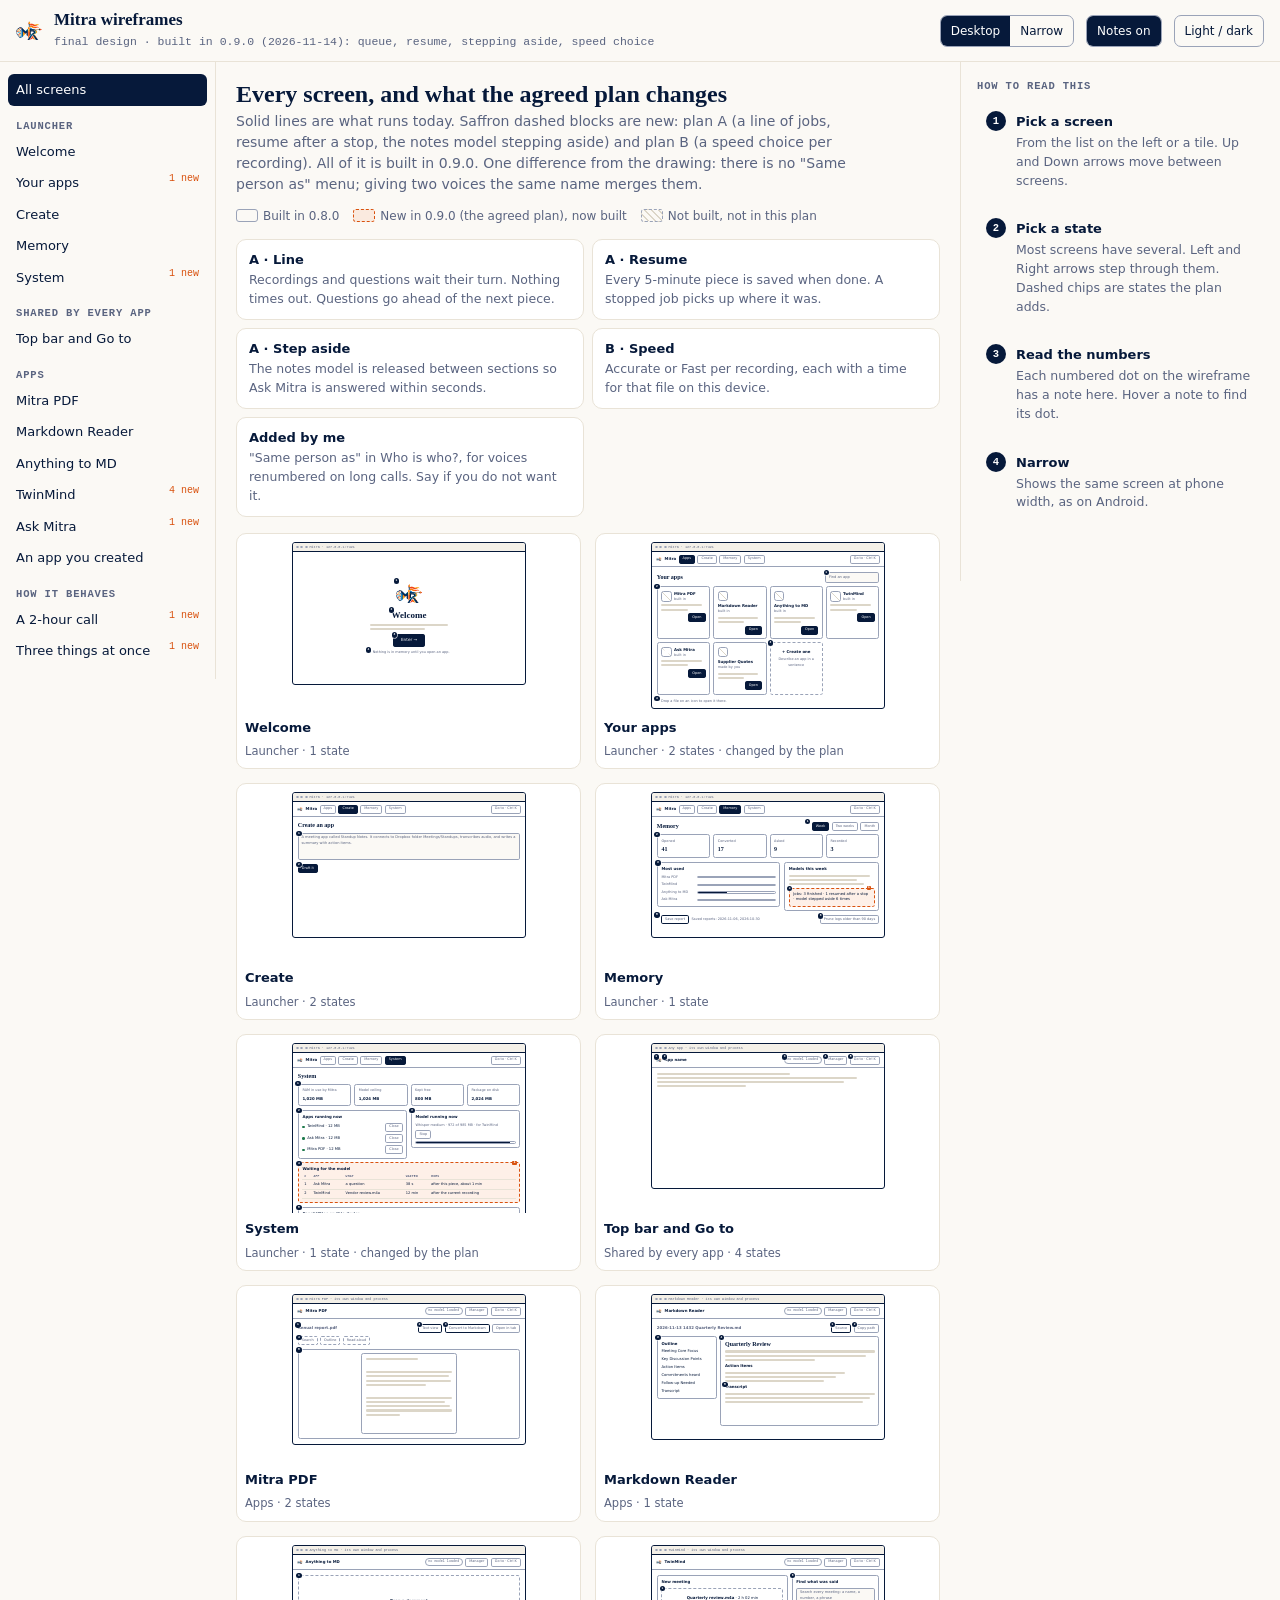
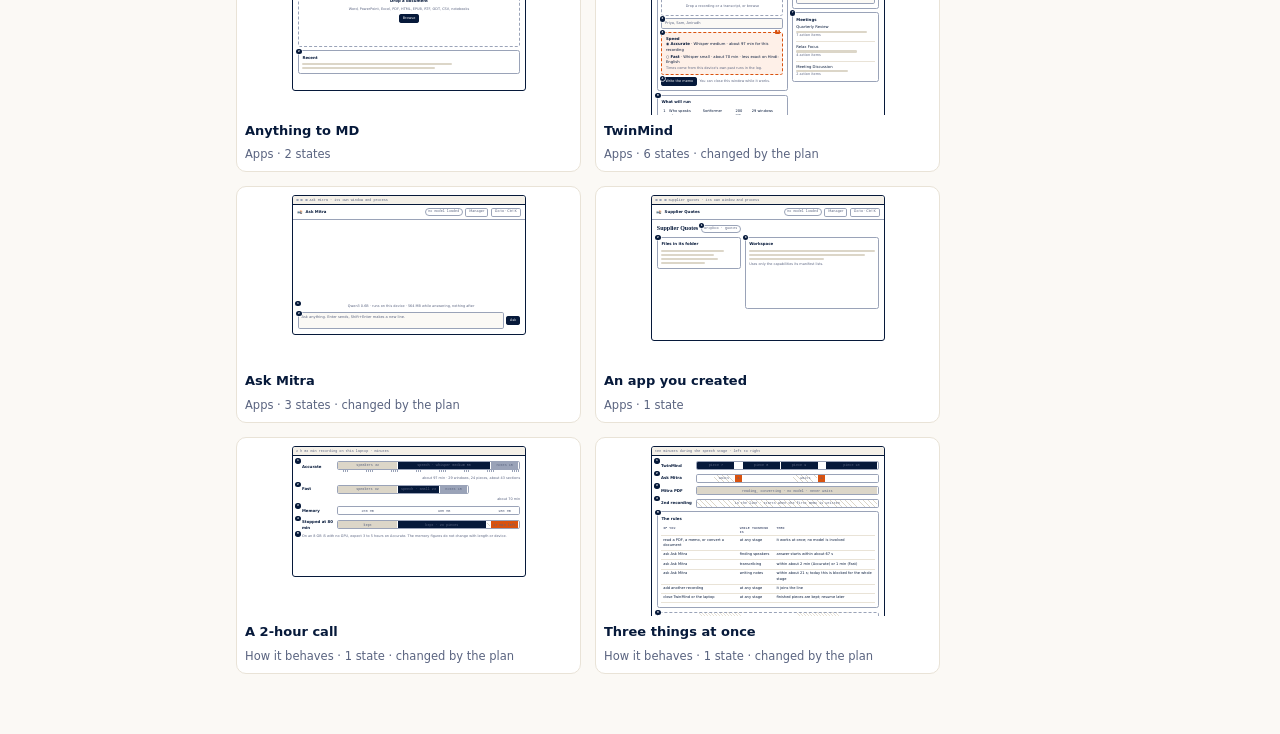
<file: docs/wireframes.html>
<!doctype html>
<html lang="en">
<head>
<meta charset="utf-8">
<meta name="viewport" content="width=device-width, initial-scale=1">
<title>Mitra wireframes</title>
<style>
:root{
  --navy-900:#06193a; --saffron-500:#f26b21; --saffron-600:#d9520f;
  --bg:#fbf9f5; --panel:#ffffff; --sunken:#f4f0e8; --ink:#06193a; --muted:#5a6480; --line:#e9e3d7;
  --wire:#9aa3b8; --bar:#dcd6c8; --live:#d9520f; --live-soft:rgba(242,107,33,.10); --ok:#1f7a4d; --bad:#b42318;
  --logo:url(../web/static/brand/mitra-color.png);
  --serif:"Iowan Old Style","Palatino Linotype",Palatino,"Book Antiqua",Georgia,serif;
  --sans:"Segoe UI Variable Text","Segoe UI",system-ui,-apple-system,Roboto,sans-serif;
  --mono:ui-monospace,"Cascadia Code",Menlo,Consolas,monospace;
}
@media (prefers-color-scheme:dark){:root:not([data-theme="light"]){
  --bg:#030f24; --panel:#0a1d40; --sunken:#0f2750; --ink:#eef2f9; --muted:#9fadc8; --line:#17305c;
  --wire:#4a628f; --bar:#22407a; --live:#f9813c; --live-soft:rgba(242,107,33,.18); --ok:#5fd09a; --bad:#ff8a80;
  --logo:url(../web/static/brand/mitra-tint.png); color-scheme:dark}}
:root[data-theme="dark"]{
  --bg:#030f24; --panel:#0a1d40; --sunken:#0f2750; --ink:#eef2f9; --muted:#9fadc8; --line:#17305c;
  --wire:#4a628f; --bar:#22407a; --live:#f9813c; --live-soft:rgba(242,107,33,.18); --ok:#5fd09a; --bad:#ff8a80;
  --logo:url(../web/static/brand/mitra-tint.png); color-scheme:dark}
*{box-sizing:border-box}
html,body{margin:0}
body{background:var(--bg);color:var(--ink);font:14px/1.5 var(--sans);-webkit-font-smoothing:antialiased}
button{font:inherit;color:inherit;background:none;border:0;cursor:pointer}
:focus-visible{outline:2px solid var(--live);outline-offset:2px}

/* page shell */
.top{position:sticky;top:0;z-index:20;display:flex;gap:12px;align-items:center;flex-wrap:wrap;padding:10px 16px;background:var(--bg);border-bottom:1px solid var(--line)}
.top .logo{width:26px;height:26px;background:var(--logo) center/contain no-repeat}
.top h1{font:600 17px var(--serif);margin:0}
.top small{color:var(--muted);font:11.5px var(--mono)}
.sp{flex:1}
.seg{display:inline-flex;border:1px solid var(--wire);border-radius:7px;overflow:hidden}
.seg button{padding:5px 10px;font-size:12px;min-height:30px}
.seg button[aria-pressed="true"]{background:var(--ink);color:var(--panel)}
.shell{display:grid;grid-template-columns:216px minmax(0,1fr) 320px;gap:0;min-height:calc(100vh - 52px)}
.side{border-right:1px solid var(--line);padding:12px 8px;position:sticky;top:52px;align-self:start;max-height:calc(100vh - 52px);overflow:auto}
.side h4{margin:14px 8px 4px;font:600 10.5px var(--mono);letter-spacing:.08em;text-transform:uppercase;color:var(--muted)}
.side button{display:flex;justify-content:space-between;gap:6px;width:100%;text-align:left;padding:6px 8px;border-radius:6px;font-size:13px}
.side button:hover{background:var(--sunken)}
.side button[aria-current="true"]{background:var(--ink);color:var(--panel)}
.side button em{font:normal 10px var(--mono);color:var(--live)}
.side button[aria-current="true"] em{color:inherit;opacity:.8}
.main{padding:18px 20px 60px;min-width:0}
.head h2{font:600 24px/1.2 var(--serif);margin:0 0 2px;text-wrap:balance}
.head p{margin:0;color:var(--muted);max-width:70ch}
.head .via{font:11.5px var(--mono);margin-top:6px}
.states{display:flex;gap:6px;flex-wrap:wrap;margin:14px 0}
.states button{border:1px solid var(--wire);border-radius:99px;padding:4px 12px;font-size:12.5px;min-height:30px}
.states button[aria-pressed="true"]{background:var(--ink);color:var(--panel);border-color:var(--ink)}
.states button.isnew{border-color:var(--live);border-style:dashed}
.notes{border-left:1px solid var(--line);padding:18px 16px 60px;position:sticky;top:52px;align-self:start;max-height:calc(100vh - 52px);overflow:auto}
.notes h3{font:600 10.5px var(--mono);letter-spacing:.08em;text-transform:uppercase;color:var(--muted);margin:0 0 10px}
.notes ol{list-style:none;margin:0;padding:0;display:grid;gap:10px}
.notes li{display:grid;grid-template-columns:22px 1fr;gap:8px;padding:8px;border-radius:8px;border:1px solid transparent}
.notes li:hover,.notes li.hot{border-color:var(--live);background:var(--live-soft)}
.notes li>b{width:20px;height:20px;border-radius:50%;background:var(--ink);color:var(--panel);font:700 10.5px/20px var(--mono);text-align:center}
.notes li strong{font-size:13px}
.notes li p{margin:2px 0 0;font-size:12.5px;color:var(--muted)}
.tag{display:inline-block;font:700 9.5px/15px var(--mono);padding:0 5px;border-radius:3px;margin-left:6px;vertical-align:1px;border:1px solid var(--wire);color:var(--muted)}
.tag.A,.tag.B,.tag.new{background:var(--live);border-color:var(--live);color:#fff}
.tag.later{border-style:dashed}
.legend{display:flex;gap:14px;flex-wrap:wrap;font-size:12px;color:var(--muted);align-items:center}
.legend i{display:inline-block;width:22px;height:13px;border-radius:3px;vertical-align:-2px;margin-right:5px;border:1.5px solid var(--wire)}
.legend i.n{border:1.5px dashed var(--live);background:var(--live-soft)}
.legend i.l{border-style:dashed;background:repeating-linear-gradient(45deg,transparent 0 4px,var(--bar) 4px 5px)}

/* wireframe kit */
.stage-wrap{overflow-x:auto;padding:12px 2px 6px}
.frame{border:1.5px solid var(--ink);border-radius:10px;background:var(--panel);container-type:inline-size;width:100%;max-width:1000px;margin:0 auto;transition:max-width .25s}
.frame.narrow{max-width:390px}
.chrome{display:flex;gap:6px;align-items:center;padding:7px 10px;border-bottom:1.5px solid var(--ink);background:var(--sunken);font:11px var(--mono);color:var(--muted);border-radius:8px 8px 0 0}
.chrome i{width:9px;height:9px;border-radius:50%;border:1.5px solid var(--wire)}
.tb{display:flex;gap:8px;align-items:center;flex-wrap:wrap;padding:8px 14px;border-bottom:1.5px solid var(--wire)}
.tb .logo{width:20px;height:20px;background:var(--logo) center/contain no-repeat}
.body{padding:16px;display:grid;gap:12px;align-content:start;min-height:400px}
.cols{display:grid;gap:12px;grid-template-columns:var(--c,1fr 1fr);align-items:start}
@container (max-width:560px){.cols{grid-template-columns:1fr}.hide-n{display:none}}
.bx{border:1.5px solid var(--wire);border-radius:8px;padding:12px;display:grid;gap:8px;align-content:start;position:relative;min-width:0}
.bx.dash{border-style:dashed;text-align:center;justify-items:center;padding:20px 12px}
.h{font-weight:600;font-size:13px}
.h1{font:600 20px/1.2 var(--serif)}
.t{font-size:12.5px}
.m{color:var(--muted);font-size:11.5px}
.mono{font-family:var(--mono);font-size:11px}
.ln{display:block;height:7px;border-radius:4px;background:var(--bar)}
.lines{display:grid;gap:7px}
.b{display:inline-flex;align-items:center;gap:5px;border:1.5px solid var(--ink);border-radius:6px;padding:3px 10px;font-size:12px;white-space:nowrap;position:relative}
.b.p{background:var(--ink);color:var(--panel)}
.b.g{border-color:var(--wire);color:var(--muted)}
.in{border:1.5px solid var(--wire);border-radius:6px;padding:6px 9px;font-size:12px;color:var(--muted);background:var(--bg);position:relative;min-width:0}
.pill{border:1.5px solid var(--wire);border-radius:99px;padding:1px 9px;font:11px/1.7 var(--mono);position:relative;white-space:nowrap}
.pill.on{border-color:var(--live);color:var(--live)}
.row{display:flex;gap:8px;align-items:center;flex-wrap:wrap;position:relative}
.sep{border-top:1.5px solid var(--line);margin:2px 0}
.ic{width:34px;height:34px;border:1.5px solid var(--wire);border-radius:9px;flex:none;background:linear-gradient(to top right,transparent calc(50% - 1px),var(--bar) 50%,transparent calc(50% + 1px))}
.dot{width:8px;height:8px;border-radius:50%;background:var(--ok);flex:none}
.grid{display:grid;gap:10px;grid-template-columns:repeat(auto-fill,minmax(170px,1fr))}
.pg{height:8px;border:1.5px solid var(--wire);border-radius:5px;overflow:hidden;flex:1;min-width:60px}
.pg i{display:block;height:100%;background:var(--ink)}
.st{display:grid;grid-template-columns:20px 1fr;gap:8px;align-items:start;position:relative}
.st .g{font:700 12px/18px var(--mono);text-align:center}
.st.done .g{color:var(--ok)} .st.run .g{color:var(--live)} .st.wait{color:var(--muted)}
.nw{border:1.5px dashed var(--live)!important;background:var(--live-soft);position:relative;border-radius:8px}
div.nw,.row.nw{padding:10px 12px}
[data-plan]::after{content:attr(data-plan);position:absolute;top:-8px;right:8px;background:var(--live);color:#fff;font:700 9px/14px var(--mono);padding:0 5px;border-radius:3px}
.lt{border:1.5px dashed var(--wire)!important;color:var(--muted)!important;background:repeating-linear-gradient(45deg,transparent 0 6px,var(--line) 6px 7px)}
[data-pin]{position:relative}
[data-pin]::before{content:attr(data-pin);position:absolute;top:-9px;left:-9px;width:18px;height:18px;border-radius:50%;background:var(--ink);color:var(--panel);font:700 10px/18px var(--mono);text-align:center;z-index:2;box-shadow:0 0 0 2px var(--panel)}
.m[data-pin],.kv[data-pin],.lane[data-pin],.row[data-pin]:not(.nw){padding-left:14px}
.nopins [data-pin]::before{display:none}
[data-pin].hot{outline:2px solid var(--live);outline-offset:3px;border-radius:6px}
.bubble{border:1.5px solid var(--wire);border-radius:10px;padding:9px 11px;max-width:80%}
.bubble.q{justify-self:end;background:var(--sunken)}
.overlay{border:1.5px solid var(--ink);border-radius:10px;padding:10px;background:var(--panel);box-shadow:6px 6px 0 var(--bar);max-width:440px;width:100%;justify-self:center;display:grid;gap:6px}
.kv{display:grid;grid-template-columns:auto 1fr auto;gap:4px 10px;font-size:12px;align-items:center}
table.w{border-collapse:collapse;font-size:12px;width:100%}
table.w td,table.w th{border-bottom:1px solid var(--line);padding:5px 6px;text-align:left;vertical-align:top}
table.w th{font:600 10.5px var(--mono);color:var(--muted);text-transform:uppercase;letter-spacing:.05em}

/* flows */
.lane{display:grid;grid-template-columns:110px 1fr;gap:8px;align-items:center;font-size:12px}
.track{position:relative;height:30px;border:1.5px solid var(--wire);border-radius:6px;overflow:hidden;display:flex}
.track span{display:flex;align-items:center;justify-content:center;font:10.5px var(--mono);border-right:1.5px solid var(--panel);overflow:hidden;white-space:nowrap;min-width:0}
.f-a{background:var(--bar)} .f-b{background:var(--ink);color:var(--panel)} .f-c{background:var(--wire);color:var(--panel)}
.f-w{background:repeating-linear-gradient(45deg,transparent 0 5px,var(--bar) 5px 6px)} .f-q{background:var(--live);color:#fff} .f-0{background:transparent}
.ticks{height:8px;background:repeating-linear-gradient(90deg,var(--wire) 0 1px,transparent 1px var(--tk,4%))}

/* overview */
.ov{display:grid;gap:14px;grid-template-columns:repeat(auto-fill,minmax(250px,1fr));margin-top:16px}
.ov button{display:grid;gap:6px;text-align:left;padding:8px;border:1px solid var(--line);border-radius:10px;background:var(--panel)}
.ov button:hover{border-color:var(--live)}
.ov .mini{height:170px;overflow:hidden;border-radius:6px;pointer-events:none}
.ov .mini .frame{zoom:.3;max-width:none;width:780px}
.ov b{font-size:13px} .ov span{font-size:11.5px;color:var(--muted)}
.plan{display:grid;gap:8px;grid-template-columns:repeat(auto-fit,minmax(230px,1fr));margin-top:14px}
.plan div{border:1px solid var(--line);border-radius:10px;padding:10px 12px;background:var(--panel)}
.plan b{display:block;font-size:13px} .plan p{margin:2px 0 0;font-size:12.5px;color:var(--muted)}

@media (max-width:1100px){.shell{grid-template-columns:190px minmax(0,1fr)}.notes{grid-column:1/-1;position:static;max-height:none;border-left:0;border-top:1px solid var(--line)}}
@media (max-width:700px){.shell{grid-template-columns:1fr}.side{position:static;max-height:none;border-right:0;border-bottom:1px solid var(--line);display:flex;flex-wrap:wrap;gap:2px}.side h4{width:100%;margin:8px 8px 2px}.side button{width:auto}.main{padding:14px 16px 40px}}
@media print{.top,.side{display:none}.shell{display:block}.notes{position:static;max-height:none}}
</style>
</head>
<body>
<header class="top">
  <i class="logo" aria-hidden="true"></i>
  <div><h1>Mitra wireframes</h1><small>final design · built in 0.9.0 (2026-11-14): queue, resume, stepping aside, speed choice</small></div>
  <span class="sp"></span>
  <div class="seg" role="group" aria-label="Frame width"><button id="vwD" aria-pressed="true">Desktop</button><button id="vwN" aria-pressed="false">Narrow</button></div>
  <div class="seg" role="group" aria-label="Annotations"><button id="pins" aria-pressed="true">Notes on</button></div>
  <div class="seg" role="group" aria-label="Theme"><button id="theme">Light / dark</button></div>
</header>
<div class="shell">
  <nav class="side" id="side" aria-label="Screens"></nav>
  <main class="main" id="main"></main>
  <aside class="notes" id="notes" aria-label="Annotations"></aside>
</div>

<script>
/* ---------- kit ---------- */
const ln = (...w) => '<div class="lines">' + w.map(x => `<i class="ln" style="width:${x}%"></i>`).join('') + '</div>';
const pin = n => n ? ` data-pin="${n}"` : '';
const tb = (name, pill, p, on) => `<div class="tb"><i class="logo"></i><b>${name}</b><span class="sp"></span><span class="pill${on ? ' on' : ''}"${pin(p)}>${pill || 'no model loaded'}</span><span class="b g hide-n">Manager</span><span class="b g hide-n">Go to · Ctrl K</span></div>`;
const nav = (on, extra = '') => `<div class="tb"><i class="logo"></i><b>Mitra</b>${['Apps', 'Create', 'Memory', 'System'].map(x => `<span class="b ${x === on ? 'p' : 'g'}">${x}</span>`).join('')}<span class="sp"></span>${extra}<span class="b g hide-n">Go to · Ctrl K</span></div>`;
const frame = (title, inner) => `<div class="frame"><div class="chrome"><i></i><i></i><i></i><span>${title}</span></div>${inner}</div>`;
const st = (state, name, detail, p, extra = '') => `<div class="st ${state}"${pin(p)}><span class="g">${{done: '✓', run: '●', wait: '○', hold: 'Ⅱ'}[state]}</span><div><div class="t"><b>${name}</b></div><div class="m">${detail}</div>${extra}</div></div>`;
const APPWIN = n => `${n} · its own window and process`;
const LAUNCH = 'Mitra · 127.0.0.1:7421';

/* shared fragments */
const meetings = p => `<div class="bx"${pin(p)}><div class="h">Meetings</div>
  ${['Quarterly Review', 'Relax Focus', 'Meeting Discussion'].map((t, i) => `<div><div class="t">${t}</div>${ln(90 - i * 12)}<div class="m">${[7, 4, 2][i]} action items</div></div>`).join('<div class="sep"></div>')}</div>`;
const finder = p => `<div class="bx"${pin(p)}><div class="h">Find what was said</div><div class="in">Search every meeting: a name, a number, a phrase</div></div>`;
const speed = (p, sel = 0) => `<div class="nw" data-plan="B"${pin(p)}><div class="h">Speed</div>
  <div class="t">${sel ? '○' : '◉'} <b>Accurate</b> · Whisper medium · about 97 min for this recording</div>
  <div class="t">${sel ? '◉' : '○'} <b>Fast</b> · Whisper small · about 70 min · less exact on Hindi-English</div>
  <div class="m">Times come from this device's own past runs in the log.</div></div>`;
const nextUp = (p, items) => `<div class="nw" data-plan="A"${pin(p)}><div class="row"><div class="h">Next up</div><span class="sp"></span><span class="m">one at a time, in this order</span></div>
  ${items.map((x, i) => `<div class="row t"><span class="mono">${i + 1}</span><span>${x}</span><span class="sp"></span><span class="b g">↑</span><span class="b g">↓</span><span class="b g">Remove</span></div>`).join('')}
  <div class="bx dash m" style="padding:10px">Drop another recording to add it to the line</div></div>`;
const runCard = (stages, foot) => `<div class="bx"><div class="row"><div><div class="h">Quarterly review.m4a</div><div class="m">2 h 02 min · Accurate · started 14:32</div></div></div>${stages}${foot}</div>`;

/* ---------- screens ---------- */
const S = [
{ id: 'welcome', group: 'Launcher', name: 'Welcome', via: 'Terminal: mitra-marketplace',
  why: 'The first thing seen. One logo, one line, one action.',
  states: [{ name: 'Welcome', html: frame(LAUNCH, `<div class="body" style="place-items:center;align-content:center;min-height:440px;text-align:center">
    <i class="logo" style="width:84px;height:84px;display:block;background:var(--logo) center/contain no-repeat" data-pin="1"></i>
    <div class="h1" data-pin="2" style="font-size:30px">Welcome</div>
    <div style="width:260px">${ln(100, 70)}</div>
    <span class="b p" data-pin="3" style="padding:7px 22px;font-size:14px">Enter →</span>
    <div class="m" data-pin="4">Nothing is in memory until you open an app.</div></div>`),
    notes: [['built', 'The Mitra logo', 'Colour mark on light, tinted mark on dark. Never stretched, never recoloured.'],
      ['built', 'Greeting', 'A single serif heading. No menu, no settings here.'],
      ['built', 'Enter', 'The only primary action on the screen. Leads to Your apps.'],
      ['built', 'Standing promise', 'States the memory rule in plain words before anything is opened.']] }] },

{ id: 'apps', group: 'Launcher', name: 'Your apps', via: 'Enter on Welcome · Ctrl K from any window',
  why: 'The icon list. The launcher starts apps and shows state; it does no work itself.',
  states: [
  { name: 'Idle', html: frame(LAUNCH, nav('Apps') + `<div class="body">
    <div class="row"><div class="h1">Your apps</div><span class="sp"></span><div class="in" style="width:180px" data-pin="1">Find an app</div></div>
    <div class="grid" data-pin="2">${['Mitra PDF', 'Markdown Reader', 'Anything to MD', 'TwinMind', 'Ask Mitra', 'Supplier Quotes'].map((n, i) => `<div class="bx"><div class="row"><i class="ic"></i><div><div class="h">${n}</div><div class="m">${i === 5 ? 'made by you' : 'built in'}</div></div></div>${ln(92, 60)}<div class="row"><span class="sp"></span><span class="b p">Open</span></div></div>`).join('')}
    <div class="bx dash" data-pin="3"><div class="h">+ Create one</div><div class="m">Describe an app in a sentence</div></div></div>
    <div class="m" data-pin="4">Drop a file on an icon to open it there.</div></div>`),
    notes: [['built', 'Find an app', 'Filters the grid as you type.'],
      ['built', 'One card per app', 'Icon, name, one line. Open starts that app as its own process in its own window (about 110 ms, about 12 MB).'],
      ['built', 'Create one', 'Shortcut to the Create page.'],
      ['built', 'Drop to open', 'A file dropped on an icon, or on the page, opens in the app that reads that type.']] },
  { name: 'Apps running', isnew: 1, html: frame(LAUNCH, nav('Apps') + `<div class="body">
    <div class="row nw" data-plan="A" data-pin="1"><span class="dot" style="background:var(--live)"></span><span class="t"><b>TwinMind</b> · What was said · piece 7 of 24 · about 50 min left</span><span class="sp"></span><span class="m">1 recording waiting · Ask Mitra goes next</span><span class="b g">Show</span></div>
    <div class="row"><div class="h1">Your apps</div><span class="sp"></span><div class="in" style="width:180px">Find an app</div></div>
    <div class="grid">${['Mitra PDF', 'Markdown Reader', 'Anything to MD', 'TwinMind', 'Ask Mitra', 'Supplier Quotes'].map((n, i) => { const r = [0, 3, 4].includes(i); return `<div class="bx"${i === 3 ? ' data-pin="2"' : ''}><div class="row"><i class="ic"></i><div><div class="h">${n}</div><div class="m">${r ? '<span class="dot" style="display:inline-block"></span> running · 12 MB' : 'not running'}</div></div></div>${ln(92, 60)}<div class="row"><span class="sp"></span>${r ? `<span class="b g"${i === 0 ? ' data-pin="3"' : ''}>Close</span><span class="b p">Show</span>` : '<span class="b p">Open</span>'}</div></div>`; }).join('')}</div></div>`),
    notes: [['A', 'Activity strip', 'One line for the job that holds the model: app, stage, piece, time left, and who is waiting. Present only while a job runs. Show brings that app forward.'],
      ['built', 'Running mark', 'Green dot and the memory figure on each running app.'],
      ['built', 'Show and Close', 'A second click reuses the same process. Close ends it; a running TwinMind job is saved first (see TwinMind, Interrupted).']] }] },

{ id: 'create', group: 'Launcher', name: 'Create', via: 'Launcher tab · Create one card · terminal: mitra-marketplace new "…"',
  why: 'An app from a sentence. Draft first, then create, so nothing is written until you have seen it.',
  states: [
  { name: 'Describe', html: frame(LAUNCH, nav('Create') + `<div class="body"><div class="h1">Create an app</div>
    <div class="in" style="min-height:92px" data-pin="1">A meeting app called Standup Notes. It connects to Dropbox folder Meetings/Standups, transcribes audio, and writes a summary with action items.</div>
    <div class="row"><span class="b p" data-pin="2">Draft it</span></div></div>`),
    notes: [['built', 'One sentence', 'Name, where its files live, and what it should do.'],
      ['built', 'Draft it', 'Reads the sentence and proposes a manifest. Nothing is written yet.']] },
  { name: 'Draft', html: frame(LAUNCH, nav('Create') + `<div class="body"><div class="h1">Create an app</div>
    <div class="in">A meeting app called Standup Notes. It connects to Dropbox folder…</div>
    <div class="bx" data-pin="1"><div class="row"><i class="ic"></i><div><div class="h">Standup Notes</div><div class="m">id: standup-notes</div></div></div>
      <div class="kv"><span class="m">Connector</span><span>Dropbox · Meetings/Standups</span><span></span>
      <span class="m">Needs</span><span data-pin="2"><span class="pill">transcription</span> <span class="pill">meeting-notes</span></span><span></span>
      <span class="m">Opens</span><span>.wav .mp3 .m4a</span><span></span></div></div>
    <div class="row"><span class="b p" data-pin="3">Create app</span><span class="b g">Change the sentence</span></div></div>`),
    notes: [['built', 'The draft', 'Name, icon, connector and file types as Mitra understood them.'],
      ['built', 'Capabilities, not models', 'The app says what it needs. Each device picks the model that fits it.'],
      ['built', 'Create app', 'Writes the folder to ~/.mitra/apps. The app appears as an icon, runs as its own process, and travels with push and update.']] }] },

{ id: 'memory', group: 'Launcher', name: 'Memory', via: 'Launcher tab',
  why: 'The log of everything done, reviewable by week, two weeks or month, and prunable.',
  states: [{ name: 'Report', html: frame(LAUNCH, nav('Memory') + `<div class="body"><div class="row"><div class="h1">Memory</div><span class="sp"></span>
    <span data-pin="1" class="row"><span class="b p">Week</span><span class="b g">Two weeks</span><span class="b g">Month</span></span></div>
    <div class="grid" data-pin="2">${['Opened', 'Converted', 'Asked', 'Recorded'].map((x, i) => `<div class="bx"><div class="m">${x}</div><div class="h1">${[41, 17, 9, 3][i]}</div></div>`).join('')}</div>
    <div class="cols" style="--c:1.3fr 1fr"><div class="bx" data-pin="3"><div class="h">Most used</div>${['Mitra PDF', 'TwinMind', 'Anything to MD', 'Ask Mitra'].map((x, i) => `<div class="row t"><span style="width:110px">${x}</span><span class="pg"><i style="width:${[86, 60, 38, 20][i]}%"></i></span></div>`).join('')}</div>
    <div class="bx"><div class="h">Models this week</div>${ln(95, 80, 88)}<div class="nw t" data-plan="A" data-pin="4">Jobs: 3 finished · 1 resumed after a stop · model stepped aside 6 times</div></div></div>
    <div class="row" data-pin="5"><span class="b">Save report</span><span class="m">Saved reports: 2026-11-06, 2026-10-30</span><span class="sp"></span><span class="b g" data-pin="6">Prune logs older than 90 days</span></div></div>`),
    notes: [['built', 'Period', 'Week, two weeks or month.'],
      ['built', 'Counts', 'What you opened, converted, asked and recorded in the period.'],
      ['built', 'Most used', 'Apps ranked by use.'],
      ['A', 'Job history', 'New log events (job.queued, job.resumed, model.yield) are counted here so waits and recoveries are visible.'],
      ['built', 'Save report', 'Writes the report to disk; earlier ones are listed.'],
      ['built', 'Prune', 'Removes old log lines. Asks first.']] }] },

{ id: 'system', group: 'Launcher', name: 'System', via: 'Launcher tab · RAM pill in any app',
  why: 'What is in memory right now, who holds the model, and who is waiting.',
  states: [{ name: 'During a job', isnew: 1, html: frame(LAUNCH, nav('System') + `<div class="body"><div class="h1">System</div>
    <div class="grid" data-pin="1">${[['RAM in use by Mitra', '1,020 MB'], ['Model ceiling', '1,024 MB'], ['Kept free', '800 MB'], ['Package on disk', '2,024 MB']].map(x => `<div class="bx"><div class="m">${x[0]}</div><div class="h">${x[1]}</div></div>`).join('')}</div>
    <div class="cols"><div class="bx" data-pin="2"><div class="h">Apps running now</div>${['TwinMind · 12 MB', 'Ask Mitra · 12 MB', 'Mitra PDF · 12 MB'].map(x => `<div class="row t"><span class="dot"></span>${x}<span class="sp"></span><span class="b g">Close</span></div>`).join('')}</div>
    <div class="bx" data-pin="3"><div class="h">Model running now</div><div class="row t"><span>Whisper medium · 972 of 985 MB · for TwinMind</span><span class="sp"></span><span class="b g">Stop</span></div><div class="pg"><i style="width:95%"></i></div></div></div>
    <div class="nw" data-plan="A" data-pin="4"><div class="h">Waiting for the model</div>
      <table class="w"><tr><th>#</th><th>App</th><th>What</th><th>Waited</th><th>Goes</th></tr>
      <tr><td>1</td><td>Ask Mitra</td><td>a question</td><td>38 s</td><td>after this piece, about 1 min</td></tr>
      <tr><td>2</td><td>TwinMind</td><td>Vendor review.m4a</td><td>12 min</td><td>after the current recording</td></tr></table></div>
    <div class="bx" data-pin="5"><div class="h">Capabilities on this device</div><table class="w"><tr><th>Capability</th><th>Model</th><th>Needs</th></tr>
      <tr><td>assistant</td><td>Qwen3 0.6B</td><td>600 MB</td></tr><tr><td>transcription</td><td>Whisper medium → small → base</td><td>985 MB</td></tr><tr><td>meeting-notes</td><td>Gemma 3 1B → Qwen3 0.6B</td><td>950 MB</td></tr><tr><td>diarization</td><td>Sortformer</td><td>200 MB</td></tr></table></div></div>`),
    notes: [['built', 'Limits', 'RAM in use, the 1 GB ceiling, the 800 MB kept free for the rest of the device, and package size.'],
      ['built', 'Apps running now', 'Each with its memory and a Close.'],
      ['built', 'Model running now', 'One at most. Shows its own cap and which app it is working for. Stop ends it.'],
      ['A', 'Waiting for the model', 'The line. A question goes ahead of a recording at the next piece boundary; recordings go first come, first served. Nothing in the line times out.'],
      ['built', 'Capabilities', 'What each capability resolves to on this device, with the step-down order.']] }] },

{ id: 'shared', group: 'Shared by every app', name: 'Top bar and Go to', via: 'Every app window',
  why: 'The same bar, palette, file browser and manager in every app, from one shared script.',
  states: [
  { name: 'Top bar', html: frame(APPWIN('Any app'), `<div class="tb"><i class="logo" data-pin="1"></i><b data-pin="2">App name</b><span class="sp"></span><span class="pill" data-pin="3">no model loaded</span><span class="b g" data-pin="4">Manager</span><span class="b g" data-pin="5">Go to · Ctrl K</span></div><div class="body">${ln(60, 90, 84, 40)}</div>`),
    notes: [['built', 'Logo', 'Same mark in every window.'], ['built', 'App name', 'Each app is its own product with its own window title.'],
      ['built', 'RAM pill', 'Shows the model in memory and its size while one runs; returns to "no model loaded" after.'],
      ['built', 'Manager', 'Per-app review of what its models cost.'], ['built', 'Go to', 'Opens the palette.']] },
  { name: 'Go to', html: frame(APPWIN('Any app'), tb('App name') + `<div class="body" style="align-content:center"><div class="overlay" data-pin="1"><div class="in">Go to an app or page</div>
    ${['Mitra PDF', 'Markdown Reader', 'Anything to MD', 'TwinMind', 'Ask Mitra', 'Memory', 'System'].map((x, i) => `<div class="row t" style="padding:3px 6px;${i === 0 ? 'background:var(--sunken);border-radius:5px' : ''}">${x}<span class="sp"></span><span class="m">${i < 5 ? 'app' : 'page'}</span></div>`).join('')}</div></div>`),
    notes: [['built', 'Palette', 'Ctrl K in any window. Type, arrow keys, Enter. Starts the app if it is not running.']] },
  { name: 'File browser', html: frame(APPWIN('Any app'), tb('App name') + `<div class="body"><div class="cols" style="--c:1fr 2fr"><div class="bx" data-pin="1"><div class="h">Recent</div>${ln(90, 75, 82, 60)}</div>
    <div class="bx" data-pin="2"><div class="row"><span class="in" style="flex:1">C:\\Users\\…\\Documents</span><span class="b g">Up</span></div>${['Folder', 'Folder', 'File this app opens', 'File this app opens', 'Other file (dimmed)'].map(x => `<div class="row t"><i class="ic" style="width:16px;height:16px;border-radius:4px"></i>${x}</div>`).join('')}</div></div>
    <div class="bx dash m" data-pin="3">or drop a file anywhere in this window</div></div>`),
    notes: [['built', 'Recent files', 'Per app.'], ['built', 'Browse', 'Only the types this app opens are selectable.'], ['built', 'Drop', 'Opens here if this app reads the type, otherwise in the app that does.']] },
  { name: 'Manager', html: frame(APPWIN('Any app'), tb('TwinMind') + `<div class="body"><div class="bx" data-pin="1"><div class="h">TwinMind · model use</div><table class="w"><tr><th>Model</th><th>Runs</th><th>Peak</th><th>Cap</th><th>Closest to cap</th></tr>
    <tr><td>Whisper medium</td><td>24</td><td>980 MB</td><td>985 MB</td><td>5 MB</td></tr><tr><td>Gemma 3 1B</td><td>43</td><td>945 MB</td><td>950 MB</td><td>5 MB</td></tr><tr><td>Sortformer</td><td>29</td><td>187 MB</td><td>200 MB</td><td>13 MB</td></tr></table></div>
    <div class="bx" data-pin="2"><div class="h">Events</div><div class="t m">Stopped over budget: 0 · Refused: 0 · Stepped down: 0</div><div class="nw t" data-plan="A">Stepped aside for another app: 6 · Resumed after a stop: 1</div></div></div>`),
    notes: [['built', 'Cost per model', 'Runs, peak memory against its own cap, and how close it came.'], ['built', 'Events', 'Stops, refusals and step-downs for this app. The plan adds yields and resumes.']] }] },

{ id: 'pdf', group: 'Apps', name: 'Mitra PDF', via: 'Icon · double-click a .pdf · drop',
  why: 'Read a PDF as pages or as structured text. No model.',
  states: [
  { name: 'Page view', html: frame(APPWIN('Mitra PDF'), tb('Mitra PDF') + `<div class="body"><div class="row"><span class="t" data-pin="1"><b>Annual report.pdf</b></span><span class="sp"></span><span class="b" data-pin="2">Text view</span><span class="b" data-pin="3">Convert to Markdown</span><span class="b g">Open in tab</span></div>
    <div class="row"><span class="b lt" data-pin="4">Search</span><span class="b lt">Outline</span><span class="b lt">Read aloud</span></div>
    <div class="bx" style="min-height:300px;justify-items:center" data-pin="5"><div class="bx" style="width:min(320px,100%);min-height:270px">${ln(60)}<br>${ln(100, 96, 98, 70)}<br>${ln(100, 92, 97, 99, 40)}</div></div></div>`),
    notes: [['built', 'File name', ''], ['built', 'Text view', 'Switches to the document as headings, paragraphs and lists.'],
      ['built', 'Convert to Markdown', 'Opens the same file in Anything to MD for saving.'],
      ['later', 'Search, outline, read aloud', 'Not built and not part of this plan. Shown so the toolbar has room for them.'],
      ['built', 'Page view', 'The browser\'s own PDF viewer. A PDF dropped here replaces the open one.']] },
  { name: 'Text view', html: frame(APPWIN('Mitra PDF'), tb('Mitra PDF') + `<div class="body"><div class="row"><span class="t"><b>Annual report.pdf</b></span><span class="sp"></span><span class="b p" data-pin="1">Page view</span><span class="b">Convert to Markdown</span></div>
    <div class="bx" style="min-height:300px" data-pin="2"><div class="h1">Annual report</div>${ln(100, 96, 70)}<div class="h">1. Summary</div>${ln(100, 92, 97, 40)}<div class="t">• ${'&nbsp;'}</div>${ln(60, 54)}</div>
    <div class="m" data-pin="3">A scanned page has no text to show.</div></div>`),
    notes: [['built', 'Toggle back', ''], ['built', 'Structured text', 'From the shared converter: headings by type size, joined paragraphs, lists, no running headers or page numbers.'],
      ['later', 'Scanned pages', 'Empty today. SmolVLM could read them (404 MB, measured once) but is not part of this plan.']] }] },

{ id: 'md', group: 'Apps', name: 'Markdown Reader', via: 'Icon · double-click a .md · a TwinMind memo or search hit',
  why: 'Read any Markdown file, with an outline. No model.',
  states: [{ name: 'Rendered', html: frame(APPWIN('Markdown Reader'), tb('Markdown Reader') + `<div class="body"><div class="row"><span class="t"><b>2026-11-13 1432 Quarterly Review.md</b></span><span class="sp"></span><span class="b" data-pin="1">Source</span><span class="b g" data-pin="2">Copy path</span></div>
    <div class="cols" style="--c:200px 1fr"><div class="bx" data-pin="3"><div class="h">Outline</div>${['Meeting Core Focus', 'Key Discussion Points', 'Action Items', 'Commitments heard', 'Follow-up Needed', 'Transcript'].map(x => `<div class="t">${x}</div>`).join('')}</div>
    <div class="bx" style="min-height:300px" data-pin="4"><div class="h1">Quarterly Review</div>${ln(100, 94, 60)}<div class="h">Action Items</div>${ln(80, 74, 66)}<div class="h" data-pin="5">Transcript</div>${ln(100, 97, 92)}</div></div></div>`),
    notes: [['built', 'Source', 'Toggles the raw text.'], ['built', 'Copy path', ''], ['built', 'Outline', 'From the headings. Click to jump.'],
      ['built', 'Rendered document', 'Tables, code, quotes; links to other files open here.'],
      ['built', 'Opened at a line', 'A TwinMind search hit opens the memo scrolled to the matching line.']] }] },

{ id: 'tomd', group: 'Apps', name: 'Anything to MD', via: 'Icon · drop · Convert to Markdown in Mitra PDF',
  why: 'Any document to Markdown, keeping the document\'s own structure. No model.',
  states: [
  { name: 'Empty', html: frame(APPWIN('Anything to MD'), tb('Anything to MD') + `<div class="body"><div class="bx dash" style="min-height:240px;align-content:center" data-pin="1"><div class="h">Drop a document</div><div class="m">Word, PowerPoint, Excel, PDF, HTML, EPUB, RTF, ODT, CSV, notebooks</div><span class="b p">Browse</span></div>
    <div class="bx" data-pin="2"><div class="h">Recent</div>${ln(70, 62)}</div></div>`),
    notes: [['built', 'Drop or browse', 'Also takes anything no other app claims.'], ['built', 'Recent', '']] },
  { name: 'Converted', html: frame(APPWIN('Anything to MD'), tb('Anything to MD') + `<div class="body"><div class="row"><span class="t"><b>Proposal.docx</b></span><span class="m" data-pin="1">converted in 0.6 s · 31 MB</span><span class="sp"></span><span class="b" data-pin="2">Edit source</span><span class="b g">Copy</span><span class="b p" data-pin="3">Save .md</span></div>
    <div class="bx" style="min-height:290px" data-pin="4"><div class="h1">Proposal</div>${ln(100, 92)}<div class="h">Scope</div>${ln(96, 88, 60)}
      <table class="w"><tr><th>Item</th><th>Qty</th><th>Rate</th></tr><tr><td>${ln(70)}</td><td>${ln(40)}</td><td>${ln(50)}</td></tr><tr><td>${ln(60)}</td><td>${ln(40)}</td><td>${ln(50)}</td></tr></table></div>
    <div class="m" data-pin="5">Saved beside the original: Proposal.md</div></div>`),
    notes: [['built', 'Cost shown', 'Seconds and worker memory for the conversion.'], ['built', 'Edit source', 'Switch the preview to editable Markdown.'],
      ['built', 'Save .md', 'Beside the original; to Downloads for a dropped file.'],
      ['built', 'Preview keeps structure', 'Heading levels, lists, tables with merged cells, links, slide sections, speaker notes.'],
      ['built', 'Where it went', 'The saved path, stated after saving.']] }] },

{ id: 'twinmind', group: 'Apps', name: 'TwinMind', via: 'Icon · drop a recording · double-click an audio file',
  why: 'A recording or transcript in, a memo out. This is where the plan changes most: calls up to 2 hours, a line of recordings, and other apps in use at the same time.',
  states: [
  { name: 'New meeting', html: frame(APPWIN('TwinMind'), tb('TwinMind') + `<div class="body"><div class="cols" style="--c:1.5fr 1fr"><div style="display:grid;gap:12px">
    <div class="bx"><div class="h">New meeting</div>
      <div class="bx dash" data-pin="1"><div class="t"><b>Quarterly review.m4a</b> · 2 h 02 min</div><div class="m">Drop a recording or a transcript, or browse</div></div>
      <div class="in" data-pin="2">Priya, Sam, Anirudh</div>
      ${speed(3)}
      <div class="row"><span class="b p" data-pin="4">Write the memo</span><span class="m">You can close this window while it works.</span></div></div>
    <div class="bx" data-pin="5"><div class="h">What will run</div><table class="w">
      <tr><td>1</td><td>Who speaks when</td><td>Sortformer</td><td>200 MB</td><td>29 windows</td></tr>
      <tr><td>2</td><td>What was said</td><td>Whisper medium</td><td>985 MB</td><td>24 pieces</td></tr>
      <tr><td>3</td><td>Gist</td><td>no model</td><td></td><td></td></tr>
      <tr><td>4</td><td>Notes, then check</td><td>Gemma 3 1B</td><td>950 MB</td><td>about 43 sections</td></tr>
      <tr><td>5</td><td>Memo</td><td colspan="3">Dropbox/Mitra/TwinMind</td></tr></table></div></div>
    <div style="display:grid;gap:12px">${finder(6)}${meetings(7)}</div></div></div>`),
    notes: [['built', 'File', 'Audio (.wav .mp3 .m4a .ogg .flac), subtitles, or a transcript in text, Word, PDF. The length is read at once.'],
      ['built', 'Who was there', 'Optional names, used as hints.'],
      ['B', 'Speed', 'Accurate (Whisper medium) or Fast (Whisper small), chosen per recording. Each shows a time for this file on this device, taken from past runs in the log; before any run it uses the measured defaults.'],
      ['built', 'Write the memo', 'Starts the job. While another job runs, this button reads "Add to the line".'],
      ['built', 'What will run', 'Models one after another, each with its memory. The plan adds the piece counts, so the length of the job is visible before it starts.'],
      ['built', 'Find what was said', 'Searches every memo; a hit opens the memo at that line.'],
      ['built', 'Meetings', 'Past memos with gist and action count. Unfinished jobs appear first (see Interrupted).']] },

  { name: 'Running', isnew: 1, html: frame(APPWIN('TwinMind'), tb('TwinMind', 'Whisper medium · 972 MB', 1, 1) + `<div class="body"><div class="cols" style="--c:1.5fr 1fr"><div style="display:grid;gap:12px">
    ${runCard(
      st('done', 'Who speaks when', '29 of 29 windows · 31 min 50 s · 3 voices', 2) +
      st('run', 'What was said', 'piece 7 of 24 · 13 min so far', 3, '<div class="row"><span class="pg"><i style="width:25%"></i></span><span class="m">6 saved</span></div>') +
      st('wait', 'Gist', 'no model') + st('wait', 'Notes, then check', 'about 43 sections') + st('wait', 'Memo', 'Dropbox/Mitra/TwinMind'),
      `<div class="nw" data-plan="A" data-pin="4"><div class="row"><span class="t"><b>About 50 min left</b></span><span class="sp"></span><span class="b">Pause</span><span class="b g">Cancel</span></div>
       <div class="m">Every finished piece is saved. Close this window or shut the laptop; the job picks up at piece 7.</div></div>`)}
    ${nextUp(5, [])}</div>
    <div style="display:grid;gap:12px">${finder()}${meetings()}</div></div></div>`),
    notes: [['built', 'RAM pill', 'The model in memory now. Empty between pieces, which is when another app can take a turn.'],
      ['built', 'Finished stage', 'Time taken and what it found.'],
      ['A', 'Progress by piece', 'Speakers by 5-minute window, speech by 5-minute piece, notes by section. Each finished piece is written to disk before the next starts.'],
      ['A', 'Time left, Pause, Cancel', 'Time left is recomputed from this run\'s own speed. Pause stops after the current piece and frees the model. Cancel asks first and keeps the saved pieces until you discard them.'],
      ['A', 'Next up', 'Empty here. Drop another recording at any time to line it up.']] },

  { name: 'A line of recordings', isnew: 1, html: frame(APPWIN('TwinMind'), tb('TwinMind', 'Whisper medium · 972 MB', 0, 1) + `<div class="body"><div class="cols" style="--c:1.5fr 1fr"><div style="display:grid;gap:12px">
    ${runCard(st('done', 'Who speaks when', '29 of 29 windows') + st('run', 'What was said', 'piece 7 of 24', 0, '<div class="row"><span class="pg"><i style="width:25%"></i></span></div>') + st('wait', 'Gist · Notes · Memo', 'to come'),
      `<div class="row nw" data-plan="A" data-pin="1"><span class="t"><b>Ask Mitra</b> has a question waiting. It goes next, after this piece (about 1 min).</span></div>`)}
    ${nextUp(2, ['Vendor review.m4a · 48 min · Fast · about 28 min', 'Standup.wav · 16 min · Accurate · about 12 min'])}
    <div class="m" data-pin="3">All three done by about 16:25.</div></div>
    <div style="display:grid;gap:12px">${finder()}${meetings()}</div></div></div>`),
    notes: [['A', 'Who is waiting', 'Shown inside the running job, so it is clear why a piece boundary matters. A question always goes ahead of the next piece.'],
      ['A', 'The line', 'Recordings run one at a time, first come first served. Reorder or remove before they start. Each keeps its own speed choice. The line is a file on disk, so it survives a restart.'],
      ['A', 'When it will all be done', 'Sum of the estimates, as a clock time.']] },

  { name: 'Stepping aside', isnew: 1, html: frame(APPWIN('TwinMind'), tb('TwinMind', 'Qwen3 0.6B · 564 MB · Ask Mitra', 1, 1) + `<div class="body"><div class="cols" style="--c:1.5fr 1fr"><div style="display:grid;gap:12px">
    ${runCard(st('done', 'Who speaks when', '29 of 29 windows · 31 min 50 s') + st('done', 'What was said', '24 of 24 pieces · 50 min 10 s') + st('done', 'Gist', '3 sentences quoted') +
      st('hold', 'Notes, then check', 'section 18 of 43 · waiting its turn', 2, '<div class="row"><span class="pg"><i style="width:40%"></i></span><span class="m">17 saved</span></div>') + st('wait', 'Memo', 'Dropbox/Mitra/TwinMind'),
      `<div class="row nw" data-plan="A" data-pin="3"><span class="t">Ask Mitra is answering a question. Notes continue by themselves in a few seconds.</span></div>`)}</div>
    <div style="display:grid;gap:12px">${finder()}${meetings()}</div></div></div>`),
    notes: [['A', 'The model changed hands', 'The pill names the model in memory and the app it is working for. Still one model, still under 1 GB.'],
      ['A', 'Held between sections', 'The notes model is released after each section (about 21 s) instead of being kept for the whole stage. If nobody is waiting it reloads at once.'],
      ['A', 'No action needed', 'The job resumes by itself. Nothing here is an error and nothing is lost.']] },

  { name: 'Interrupted', isnew: 1, html: frame(APPWIN('TwinMind'), tb('TwinMind') + `<div class="body"><div class="cols" style="--c:1.5fr 1fr"><div style="display:grid;gap:12px">
    <div class="nw" data-plan="A" data-pin="1"><div class="h">Quarterly review.m4a did not finish</div>
      <div class="t">Stopped at 15:52. The laptop went to sleep during "What was said".</div>
      <div class="kv" data-pin="2"><span class="m">Who speaks when</span><span class="pg"><i style="width:100%"></i></span><span class="m">29 of 29 saved</span>
        <span class="m">What was said</span><span class="pg"><i style="width:67%"></i></span><span class="m">16 of 24 saved</span>
        <span class="m">Notes</span><span class="pg"><i style="width:0"></i></span><span class="m">not started</span></div>
      <div class="row" data-pin="3"><span class="b p">Resume from piece 17</span><span class="b">Start over</span><span class="b g">Discard</span><span class="sp"></span><span class="m">about 32 min left</span></div></div>
    <div class="bx"><div class="h">New meeting</div><div class="bx dash m" style="padding:12px">Drop a recording or a transcript, or browse</div></div></div>
    <div style="display:grid;gap:12px">${finder()}<div class="bx" data-pin="4"><div class="h">Meetings</div><div class="row t"><span class="pill on">unfinished</span>Quarterly review<span class="sp"></span><span class="b g">Resume</span></div><div class="sep"></div><div class="t">Relax Focus</div>${ln(80)}<div class="sep"></div><div class="t">Meeting Discussion</div>${ln(70)}</div></div></div></div>`),
    notes: [['A', 'Shown first on opening', 'A job that stopped (sleep, crash, memory refused, closed laptop) is the first thing on the page next time, with the reason in plain words.'],
      ['A', 'What was kept', 'Per stage. The source recording is checked against its saved fingerprint so a changed file is never resumed by mistake.'],
      ['A', 'Resume, Start over, Discard', 'Resume is the primary action. Discard sends the saved pieces to the Recycle Bin. A job you paused yourself stays paused until you resume it.'],
      ['A', 'Also in the list', 'Unfinished jobs sit at the top of Meetings until resumed or discarded.']] },

  { name: 'Done', html: frame(APPWIN('TwinMind'), tb('TwinMind') + `<div class="body"><div class="cols" style="--c:1.5fr 1fr"><div style="display:grid;gap:12px">
    <div class="bx" data-pin="1"><div class="h">Quarterly Review</div><div class="m mono">Dropbox/Mitra/TwinMind/2026-11-13 1432 Quarterly Review.md</div>
      <div class="row"><span class="b p">Open the memo</span><span class="b g">Show in folder</span></div>
      <div class="t m" data-pin="2">Heard Hindi and English, written in English · Accurate · 1 h 38 min · paused once, stepped aside 6 times</div>
      <div class="t m" data-pin="3">Check: 3 items removed as wrong · 11 dropped as echo</div></div>
    <div class="bx" data-pin="4"><div class="h">Who is who?</div>
      ${[['Speaker 1', '"We should close the vendor list by Friday."', ''], ['Speaker 2', '"I will send the revised numbers tomorrow."', ''], ['Speaker 3', '"Send me the deck after this."', 'first heard at 1 h 05 min']].map((s, i) => `<div class="row t"><b style="width:70px">${s[0]}</b><span class="m" style="flex:1;min-width:120px">${s[1]}${s[2] ? ' · ' + s[2] : ''}</span><span class="in" style="width:110px">Name</span>${i === 2 ? '<span class="in nw" data-plan="new" data-pin="5" style="padding:6px 9px">Same person as ▾</span>' : ''}</div>`).join('')}
      <div class="row"><span class="b" data-pin="6">Use these names</span></div></div></div>
    <div style="display:grid;gap:12px">${finder()}${meetings()}</div></div></div>`),
    notes: [['built', 'The memo', 'Title, path, and Open (in Markdown Reader).'],
      ['built', 'What happened', 'Language heard, speed, total time, any step-down to a smaller model. The plan adds pauses and yields.'],
      ['built', 'The check', 'Counts of what the grounding check removed. The memo lists them.'],
      ['built', 'Who is who?', 'One line per voice with something it said. Names replace "Speaker N" throughout the memo.'],
      ['new', 'Same person as', 'My addition for long calls. Over 28 window joins a quiet voice can come back under a new number. This lets you fold Speaker 3 into Speaker 1; typing the same name for two voices does the same.'],
      ['built', 'Use these names', 'Rewrites the memo in place.']] }] },

{ id: 'ask', group: 'Apps', name: 'Ask Mitra', via: 'Icon · Ctrl K',
  why: 'One general question-and-answer model. The plan removes the two-minute give-up: a question waits in line and says so.',
  states: [
  { name: 'Empty', html: frame(APPWIN('Ask Mitra'), tb('Ask Mitra') + `<div class="body" style="align-content:end;min-height:380px"><div class="m" style="text-align:center" data-pin="1">Qwen3 0.6B · runs on this device · 564 MB while answering, nothing after</div>
    <div class="row"><div class="in" style="flex:1;min-height:56px" data-pin="2">Ask anything. Enter sends, Shift+Enter makes a new line.</div><span class="b p">Ask</span></div></div>`),
    notes: [['built', 'What will answer', 'Model and cost, stated before you ask.'], ['built', 'Question box', 'Enter sends.']] },
  { name: 'Answer', html: frame(APPWIN('Ask Mitra'), tb('Ask Mitra') + `<div class="body" style="align-content:end;min-height:380px"><div class="row"><span class="sp"></span><span class="b g" data-pin="1">New conversation</span></div>
    <div class="bubble q t">What is a good structure for a vendor review?</div>
    <div class="bubble" data-pin="2">${ln(100, 94, 97, 60)}<div class="row" style="margin-top:8px"><span class="m mono" data-pin="3">Qwen3 0.6B · 18 s · 531 MB</span><span class="sp"></span><span class="b g">Copy</span></div></div>
    <div class="row"><div class="in" style="flex:1">Ask a follow-up</div><span class="b p">Ask</span></div></div>`),
    notes: [['built', 'New conversation', 'Clears the thread.'], ['built', 'Answer', 'The last few turns are sent with each question so the thread holds.'],
      ['built', 'Cost of this answer', 'Model, seconds and peak memory. The pill is back to "no model loaded".']] },
  { name: 'Waiting in line', isnew: 1, html: frame(APPWIN('Ask Mitra'), tb('Ask Mitra', 'Whisper medium · 972 MB · TwinMind', 1, 1) + `<div class="body" style="align-content:end;min-height:380px">
    <div class="bubble q t">What is a good structure for a vendor review?</div>
    <div class="nw" data-plan="A" data-pin="2"><div class="t"><b>Waiting for a turn.</b> TwinMind is on piece 7 of 24. Your question goes next, in about 1 min.</div>
      <div class="row"><span class="pg"><i style="width:55%"></i></span><span class="m">38 s</span><span class="b g" data-pin="3">Cancel question</span></div></div>
    <div class="row"><div class="in" style="flex:1" data-pin="4">You can type the next question while you wait</div><span class="b g">Ask</span></div></div>`),
    notes: [['A', 'Who has the model', 'The pill names the model and the app using it.'],
      ['A', 'A place in line, not a timeout', 'Longest waits, estimated: 67 s while speakers are being found, about 2 min during Accurate speech (about 1 min on Fast), about 21 s during notes. The bar tracks the current piece.'],
      ['A', 'Cancel question', 'Leaves the line. Nothing else is affected.'],
      ['A', 'Keep typing', 'The box stays usable; the next question is sent after this answer.']] }] },

{ id: 'made', group: 'Apps', name: 'An app you created', via: 'Its own icon after Create',
  why: 'A generic workspace until the app is given its own screen (APP_SPEC.md).',
  states: [{ name: 'Workspace', html: frame(APPWIN('Supplier Quotes'), tb('Supplier Quotes') + `<div class="body"><div class="row"><div class="h1">Supplier Quotes</div><span class="pill" data-pin="1">Dropbox · Quotes</span></div>
    <div class="cols" style="--c:1fr 1.6fr"><div class="bx" data-pin="2"><div class="h">Files in its folder</div>${ln(84, 70, 76, 58)}</div>
    <div class="bx" style="min-height:240px" data-pin="3"><div class="h">Workspace</div>${ln(100, 92, 60)}<div class="m">Uses only the capabilities its manifest lists.</div></div></div></div>`),
    notes: [['built', 'Connector', 'The folder named in the sentence that created it.'], ['built', 'Files', 'What is in that folder.'],
      ['built', 'Workspace', 'Generic until replaced. Same top bar, same model rules, same log as built-in apps.']] }] },

{ id: 'flow2h', group: 'How it behaves', name: 'A 2-hour call', via: 'Estimated from the 16-minute call. Not yet run.',
  why: 'What the job looks like end to end at each speed, and where it can be stopped and resumed.',
  states: [{ name: 'Timeline', isnew: 1, html: `<div class="frame"><div class="chrome"><span>2 h 02 min recording on this laptop · minutes</span></div><div class="body">
    <div class="lane" data-pin="1"><b>Accurate</b><div><div class="track"><span class="f-a" style="width:33%">speakers 32</span><span class="f-b" style="width:51.5%">speech · Whisper medium 50</span><span class="f-c" style="width:15.5%">notes 15</span></div><div class="ticks" style="--tk:1.14%"></div></div></div>
    <div class="m" style="text-align:right">about 97 min · 29 windows, 24 pieces, about 43 sections</div>
    <div class="lane" data-pin="2"><b>Fast</b><div><div class="track" style="width:72%"><span class="f-a" style="width:45.7%">speakers 32</span><span class="f-b" style="width:32.9%">speech · small 23</span><span class="f-c" style="width:21.4%">notes 15</span></div></div></div>
    <div class="m" style="text-align:right">about 70 min</div>
    <div class="lane" data-pin="3"><b>Memory</b><div class="track"><span class="f-0" style="width:33%">200 MB</span><span class="f-0" style="width:51.5%">985 MB</span><span class="f-0" style="width:15.5%">950 MB</span></div></div>
    <div class="lane" data-pin="4"><b>Stopped at 80 min</b><div><div class="track"><span class="f-a" style="width:33%">kept</span><span class="f-b" style="width:49%">kept · 23 pieces</span><span class="f-w" style="width:2.5%"></span><span class="f-q" style="width:15.5%">17 min left</span></div></div></div>
    <div class="m" data-pin="5">On an 8 GB i5 with no GPU, expect 3 to 5 hours on Accurate. The memory figures do not change with length or device.</div></div></div>`,
    notes: [['B', 'Accurate', 'Whisper medium. Each tick under the bar is a point where the work so far is on disk.'],
      ['B', 'Fast', 'Whisper small for the speech stage only; speakers and notes are unchanged.'],
      ['built', 'Memory is flat', 'Audio is handled in 5-minute pieces, so the peak is the same for 4 minutes or 2 hours.'],
      ['A', 'A stop near the end', 'Today everything is lost. With checkpoints only the piece in progress is redone.'],
      ['built', 'Other devices', 'Slower, not bigger. Times on each device come from its own log once it has run a job.']] }] },

{ id: 'flow3', group: 'How it behaves', name: 'Three things at once', via: 'The rule: one model at a time, under 1 GB',
  why: 'What happens when TwinMind is working and you use other apps. The rule is kept; what changes is that nobody is turned away.',
  states: [{ name: 'Who waits for whom', isnew: 1, html: `<div class="frame"><div class="chrome"><span>ten minutes during the speech stage · left to right</span></div><div class="body">
    <div class="lane" data-pin="1"><b>TwinMind</b><div class="track"><span class="f-b" style="width:21%">piece 7</span><span class="f-0" style="width:4%"></span><span class="f-b" style="width:21%">piece 8</span><span class="f-b" style="width:21%">piece 9</span><span class="f-0" style="width:4%"></span><span class="f-b" style="width:29%">piece 10</span></div></div>
    <div class="lane" data-pin="2"><b>Ask Mitra</b><div class="track"><span class="f-0" style="width:9%"></span><span class="f-w" style="width:12%">waits</span><span class="f-q" style="width:4%">A</span><span class="f-0" style="width:28%"></span><span class="f-w" style="width:14%">waits</span><span class="f-q" style="width:4%">A</span><span class="f-0" style="width:29%"></span></div></div>
    <div class="lane" data-pin="3"><b>Mitra PDF</b><div class="track"><span class="f-a" style="width:100%">reading, converting · no model · never waits</span></div></div>
    <div class="lane" data-pin="4"><b>2nd recording</b><div class="track"><span class="f-w" style="width:100%">in the line · starts when the first memo is written</span></div></div>
    <div class="bx" data-pin="5"><div class="h">The rules</div><table class="w"><tr><th>If you</th><th>while TwinMind is</th><th>then</th></tr>
      <tr><td>read a PDF, a memo, or convert a document</td><td>at any stage</td><td>it works at once; no model is involved</td></tr>
      <tr><td>ask Ask Mitra</td><td>finding speakers</td><td>answer starts within about 67 s</td></tr>
      <tr><td>ask Ask Mitra</td><td>transcribing</td><td>within about 2 min (Accurate) or 1 min (Fast)</td></tr>
      <tr><td>ask Ask Mitra</td><td>writing notes</td><td>within about 21 s; today this is blocked for the whole stage</td></tr>
      <tr><td>add another recording</td><td>at any stage</td><td>it joins the line</td></tr>
      <tr><td>close TwinMind or the laptop</td><td>at any stage</td><td>finished pieces are kept; resume later</td></tr></table></div>
    <div class="bx lt" data-pin="6"><div class="t">Not in this plan: a second small model alongside (peak about 1.6 GB), GPU when present, processing during the call.</div></div></div></div>`,
    notes: [['A', 'Gaps between pieces', 'The model is released at every piece boundary. If someone is waiting they take the gap; otherwise the next piece starts at once.'],
      ['A', 'Questions jump the line', 'A question is short (about 18 s), so it goes before the next piece. Waits are estimates until measured.'],
      ['built', 'Apps without a model', 'Unaffected, about 12 MB each. Models run below normal priority so screens stay responsive.'],
      ['A', 'Recordings line up', 'One at a time. Two recordings never share the model.'],
      ['A', 'The rules in one table', 'All of this is inside the limits you set: one model, 1 GB.'],
      ['later', 'Plans C, D, E', 'Left out on purpose. Each relaxes a rule or is a much larger build.']] }] },
];

/* ---------- shell ---------- */
const $ = s => document.querySelector(s);
const side = $('#side'), main = $('#main'), notesEl = $('#notes');
let cur = { id: 'all', st: 0 };
const TAGS = { built: 'Built', A: 'New · A', B: 'New · B', new: 'New', later: 'Later' };

function drawSide() {
  let h = `<button data-go="all" aria-current="${cur.id === 'all'}">All screens</button>`, g = '';
  for (const s of S) {
    if (s.group !== g) { g = s.group; h += `<h4>${g}</h4>`; }
    const n = s.states.filter(x => x.isnew).length;
    h += `<button data-go="${s.id}" aria-current="${cur.id === s.id}"><span>${s.name}</span>${n ? `<em>${n} new</em>` : ''}</button>`;
  }
  side.innerHTML = h;
}
const legend = `<div class="legend"><span><i></i>Built in 0.8.0</span><span><i class="n"></i>New in 0.9.0 (the agreed plan), now built</span><span><i class="l"></i>Not built, not in this plan</span></div>`;

function drawAll() {
  main.innerHTML = `<div class="head"><h2>Every screen, and what the agreed plan changes</h2>
    <p>Solid lines are what runs today. Saffron dashed blocks are new: plan A (a line of jobs, resume after a stop, the notes model stepping aside) and plan B (a speed choice per recording). All of it is built in 0.9.0. One difference from the drawing: there is no "Same person as" menu; giving two voices the same name merges them.</p></div>
    <div style="margin-top:12px">${legend}</div>
    <div class="plan">
      <div><b>A · Line</b><p>Recordings and questions wait their turn. Nothing times out. Questions go ahead of the next piece.</p></div>
      <div><b>A · Resume</b><p>Every 5-minute piece is saved when done. A stopped job picks up where it was.</p></div>
      <div><b>A · Step aside</b><p>The notes model is released between sections so Ask Mitra is answered within seconds.</p></div>
      <div><b>B · Speed</b><p>Accurate or Fast per recording, each with a time for that file on this device.</p></div>
      <div><b>Added by me</b><p>"Same person as" in Who is who?, for voices renumbered on long calls. Say if you do not want it.</p></div>
    </div>
    <div class="ov">${S.map(s => `<button data-go="${s.id}"><div class="mini">${s.states[0].html}</div><b>${s.name}</b><span>${s.group} · ${s.states.length} state${s.states.length > 1 ? 's' : ''}${s.states.some(x => x.isnew) ? ' · changed by the plan' : ''}</span></button>`).join('')}</div>`;
  notesEl.innerHTML = `<h3>How to read this</h3><ol>
    <li><b>1</b><div><strong>Pick a screen</strong><p>From the list on the left or a tile. Up and Down arrows move between screens.</p></div></li>
    <li><b>2</b><div><strong>Pick a state</strong><p>Most screens have several. Left and Right arrows step through them. Dashed chips are states the plan adds.</p></div></li>
    <li><b>3</b><div><strong>Read the numbers</strong><p>Each numbered dot on the wireframe has a note here. Hover a note to find its dot.</p></div></li>
    <li><b>4</b><div><strong>Narrow</strong><p>Shows the same screen at phone width, as on Android.</p></div></li></ol>`;
}

function drawScreen() {
  const s = S.find(x => x.id === cur.id), state = s.states[cur.st] || s.states[0];
  main.innerHTML = `<div class="head"><h2>${s.name}</h2><p>${s.why}</p><div class="via m">Reached by: ${s.via}</div></div>
    <div class="states" role="group" aria-label="States">${s.states.map((x, i) => `<button data-st="${i}" class="${x.isnew ? 'isnew' : ''}" aria-pressed="${i === cur.st}">${x.name}</button>`).join('')}</div>
    ${legend}<div class="stage-wrap" id="wrap">${state.html}</div>`;
  notesEl.innerHTML = `<h3>${s.name} · ${state.name}</h3><ol>${state.notes.map((n, i) => `<li data-n="${i + 1}"><b>${i + 1}</b><div><strong>${n[1]}</strong><span class="tag ${n[0]}">${TAGS[n[0]]}</span>${n[2] ? `<p>${n[2]}</p>` : ''}</div></li>`).join('')}</ol>`;
  applyView();
}
function draw() {
  drawSide(); cur.id === 'all' ? drawAll() : drawScreen();
  try { history.replaceState(null, '', '#' + cur.id + (cur.st ? '/' + cur.st : '')); } catch (e) {}
}
function go(id, st = 0) { cur = { id, st }; draw(); window.scrollTo({ top: 0 }); }
function applyView() {
  document.querySelectorAll('#wrap .frame').forEach(f => f.classList.toggle('narrow', view.narrow));
  $('#wrap') && $('#wrap').classList.toggle('nopins', !view.pins);
}
const view = { narrow: false, pins: true };

document.addEventListener('click', e => {
  const g = e.target.closest('[data-go]'); if (g) return go(g.dataset.go);
  const t = e.target.closest('[data-st]'); if (t) { cur.st = +t.dataset.st; draw(); }
});
notesEl.addEventListener('mouseover', e => hot(e.target.closest('li[data-n]')));
notesEl.addEventListener('mouseout', () => hot(null));
main.addEventListener('mouseover', e => { const p = e.target.closest('[data-pin]'); hot(p ? notesEl.querySelector(`li[data-n="${p.dataset.pin}"]`) : null); });
function hot(li) {
  document.querySelectorAll('.hot').forEach(x => x.classList.remove('hot'));
  if (!li) return; li.classList.add('hot');
  const p = main.querySelector(`[data-pin="${li.dataset.n}"]`); if (p) p.classList.add('hot');
}
$('#vwD').onclick = () => setW(false); $('#vwN').onclick = () => setW(true);
function setW(n) { view.narrow = n; $('#vwD').setAttribute('aria-pressed', !n); $('#vwN').setAttribute('aria-pressed', n); applyView(); }
$('#pins').onclick = e => { view.pins = !view.pins; e.target.textContent = view.pins ? 'Notes on' : 'Notes off'; e.target.setAttribute('aria-pressed', view.pins); applyView(); };
$('#theme').onclick = () => {
  const r = document.documentElement, dark = r.dataset.theme ? r.dataset.theme === 'dark' : matchMedia('(prefers-color-scheme:dark)').matches;
  r.dataset.theme = dark ? 'light' : 'dark';
  try { localStorage.setItem('mitra-wf-theme', r.dataset.theme); } catch (e) {}
};
try { const t = localStorage.getItem('mitra-wf-theme'); if (t) document.documentElement.dataset.theme = t; } catch (e) {}
document.addEventListener('keydown', e => {
  if (e.target.matches('input,textarea') || e.ctrlKey || e.metaKey || e.altKey) return;
  const ids = ['all', ...S.map(s => s.id)], i = ids.indexOf(cur.id), s = S.find(x => x.id === cur.id);
  if (e.key === 'ArrowDown' && i < ids.length - 1) { e.preventDefault(); go(ids[i + 1]); }
  if (e.key === 'ArrowUp' && i > 0) { e.preventDefault(); go(ids[i - 1]); }
  if (s && e.key === 'ArrowRight' && cur.st < s.states.length - 1) { cur.st++; draw(); }
  if (s && e.key === 'ArrowLeft' && cur.st > 0) { cur.st--; draw(); }
});
const m = location.hash.slice(1).split('/');
if (m[0] && (m[0] === 'all' || S.some(s => s.id === m[0]))) cur = { id: m[0], st: +m[1] || 0 };
draw();
</script>
</body>
</html>
</file>
